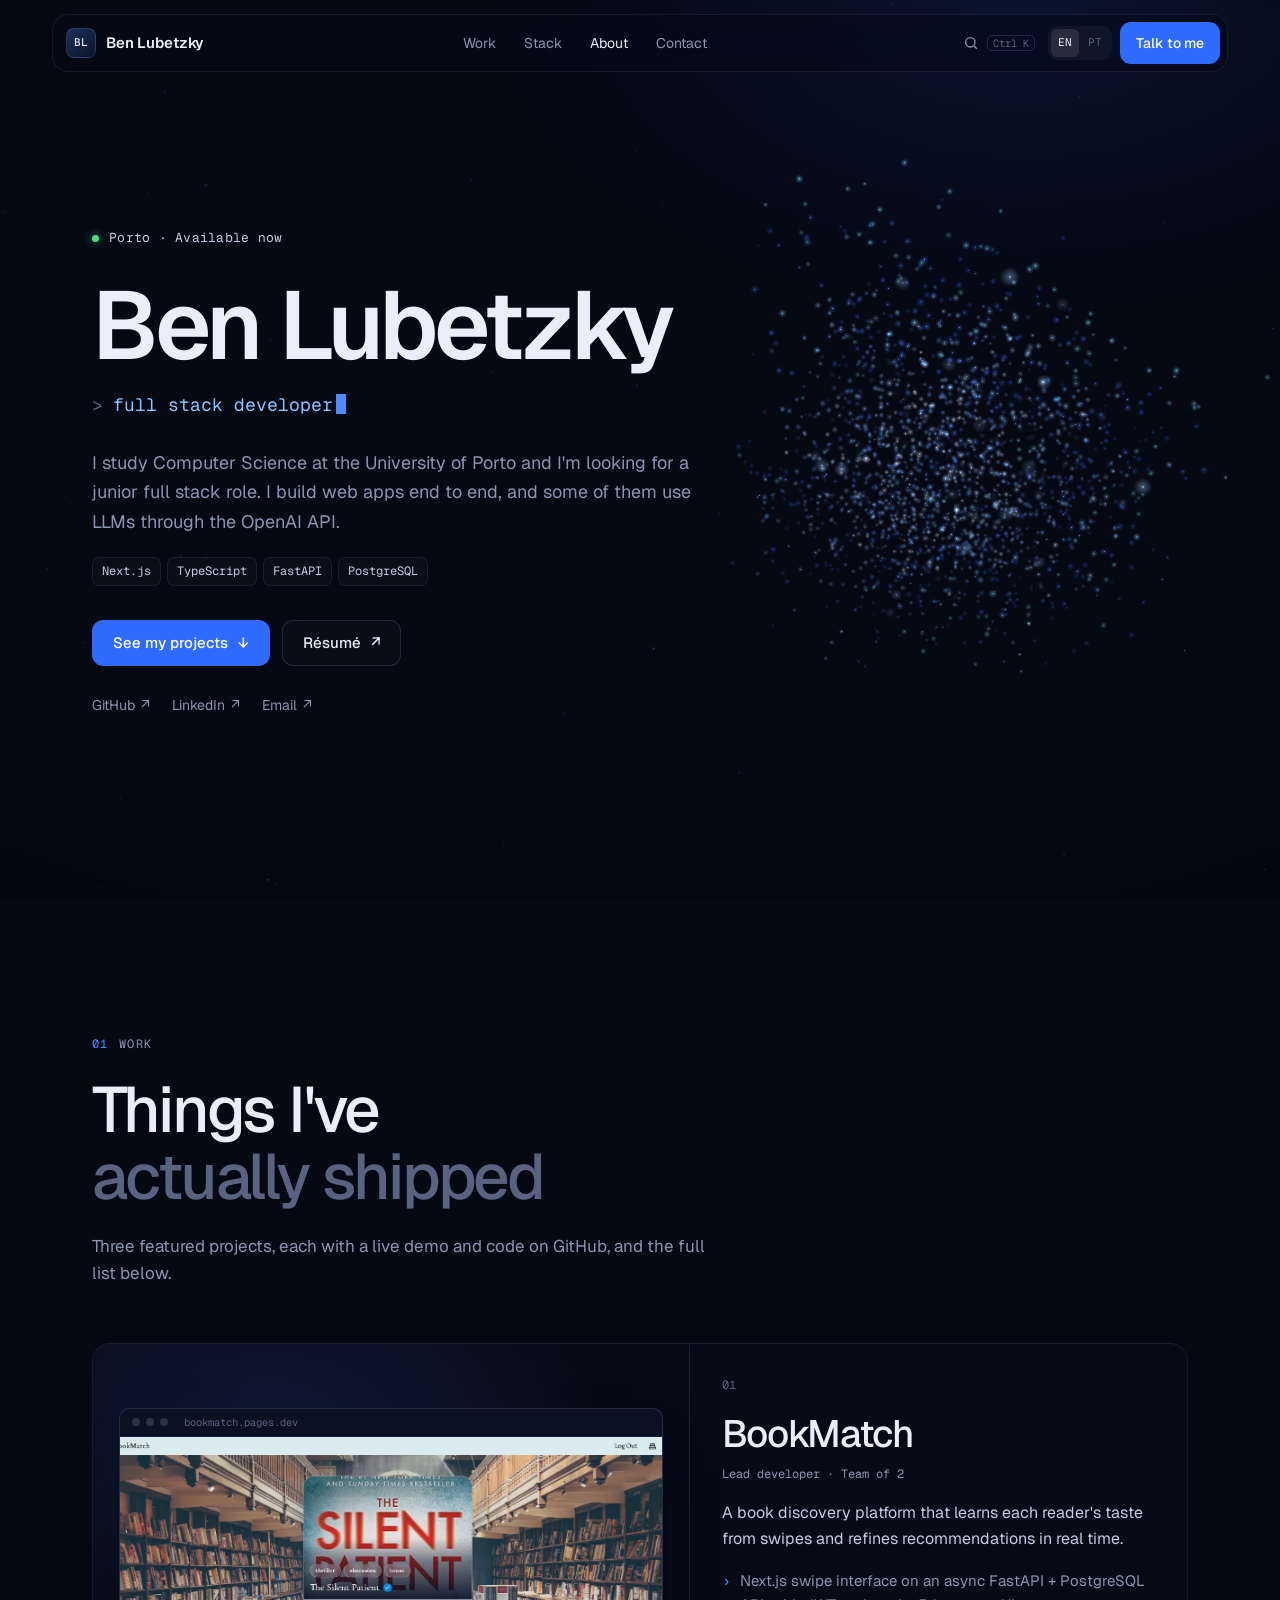
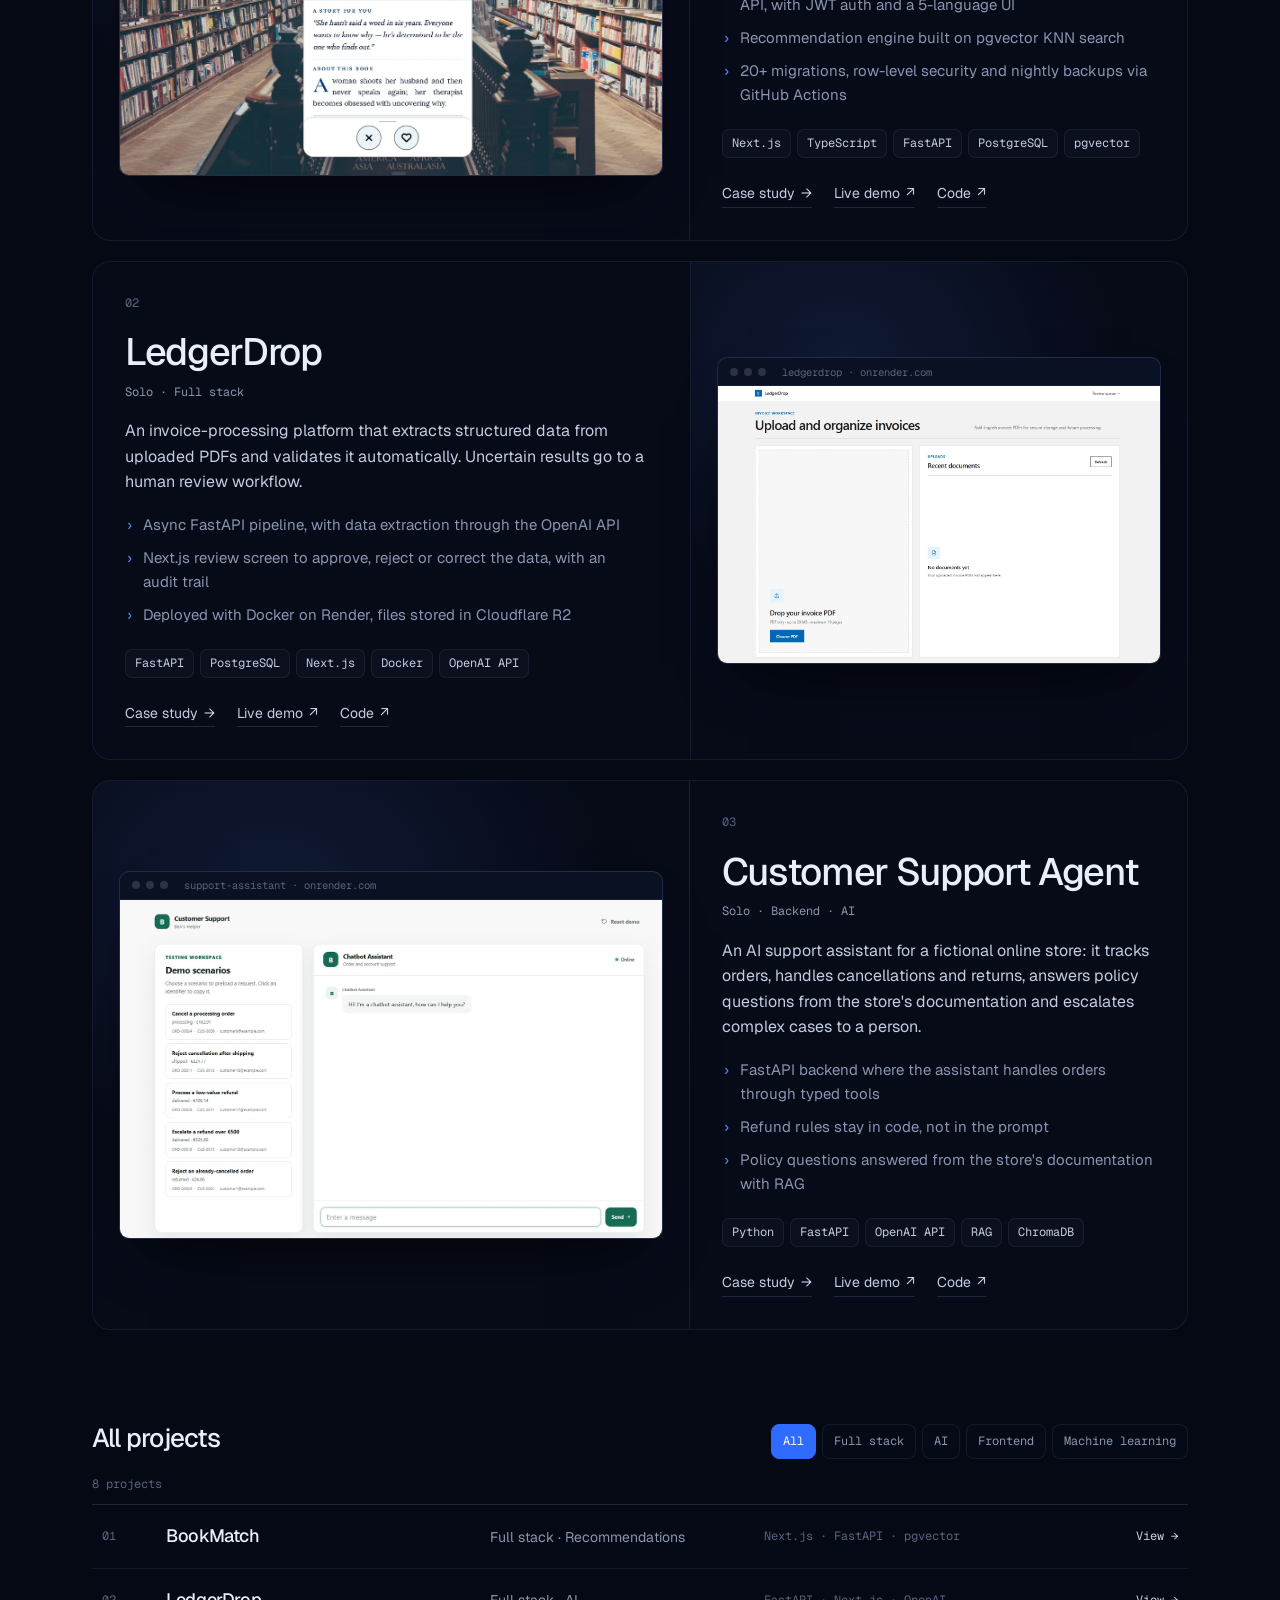
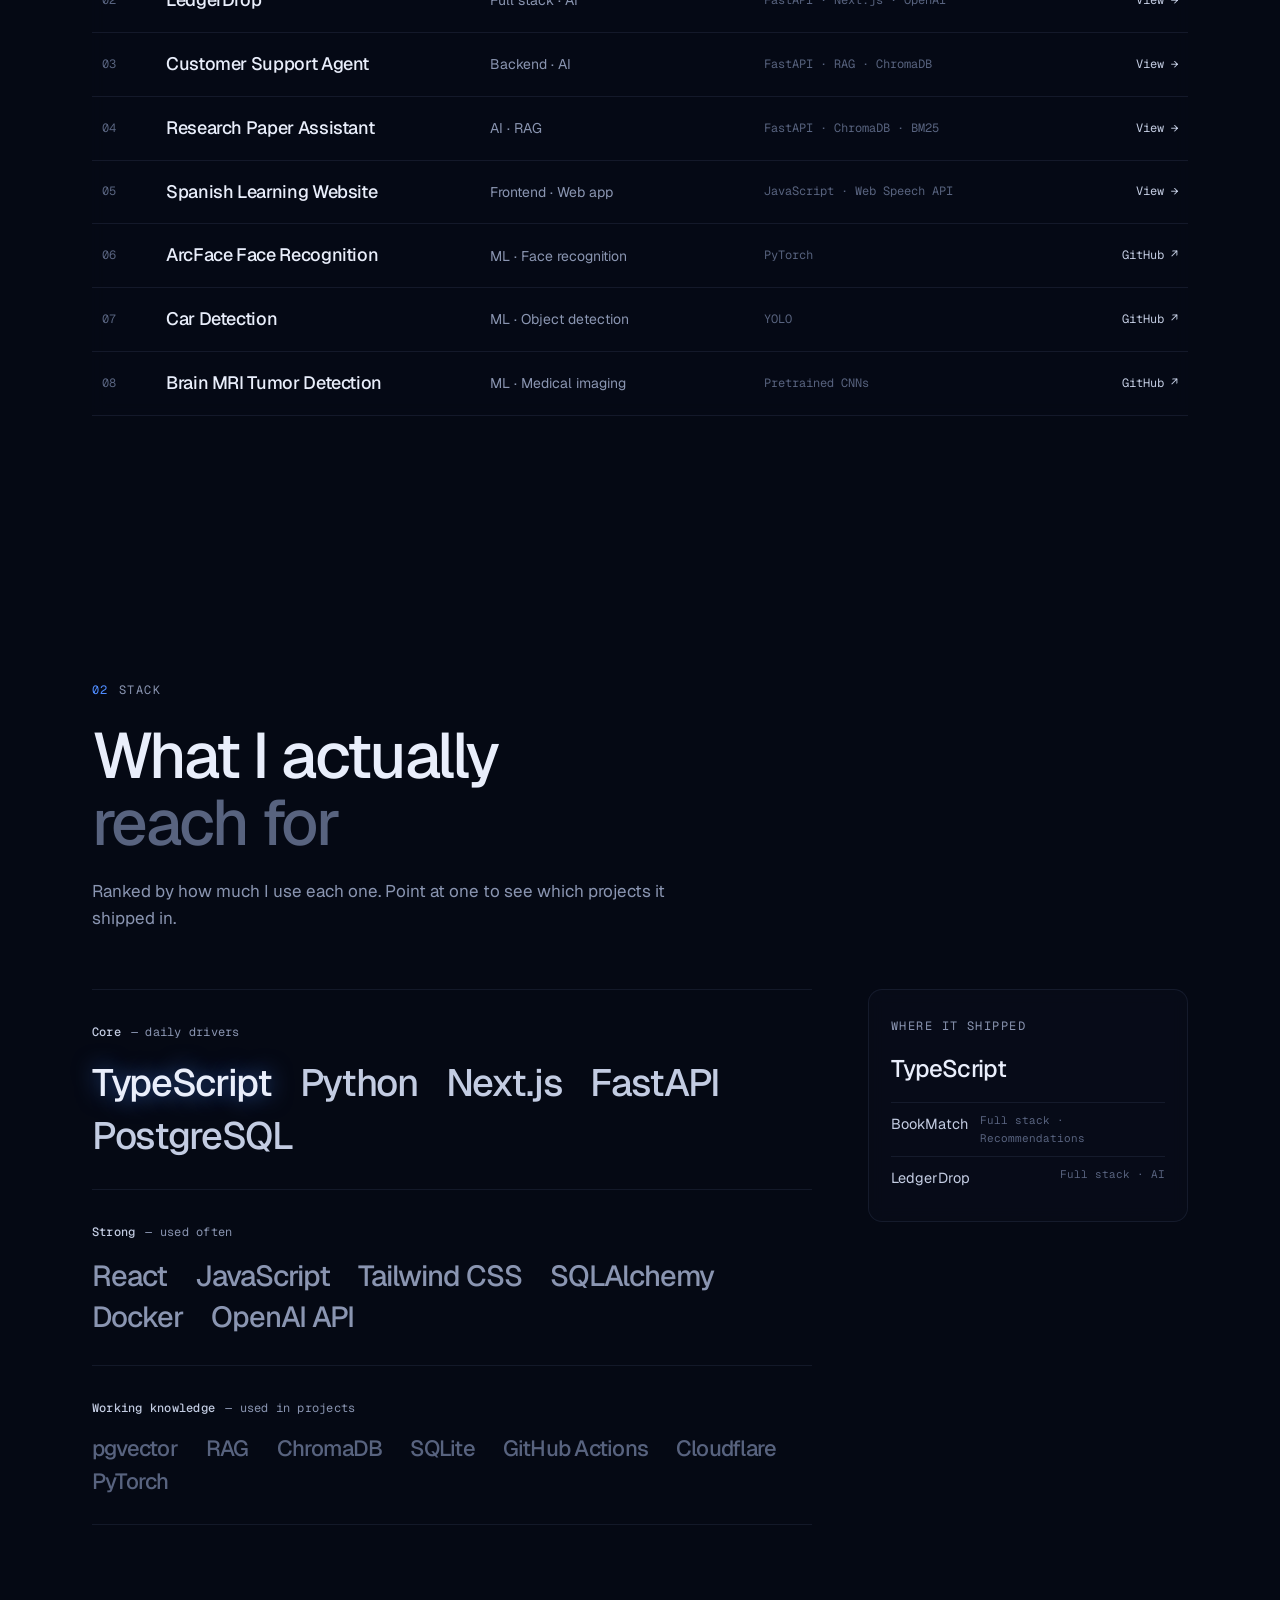
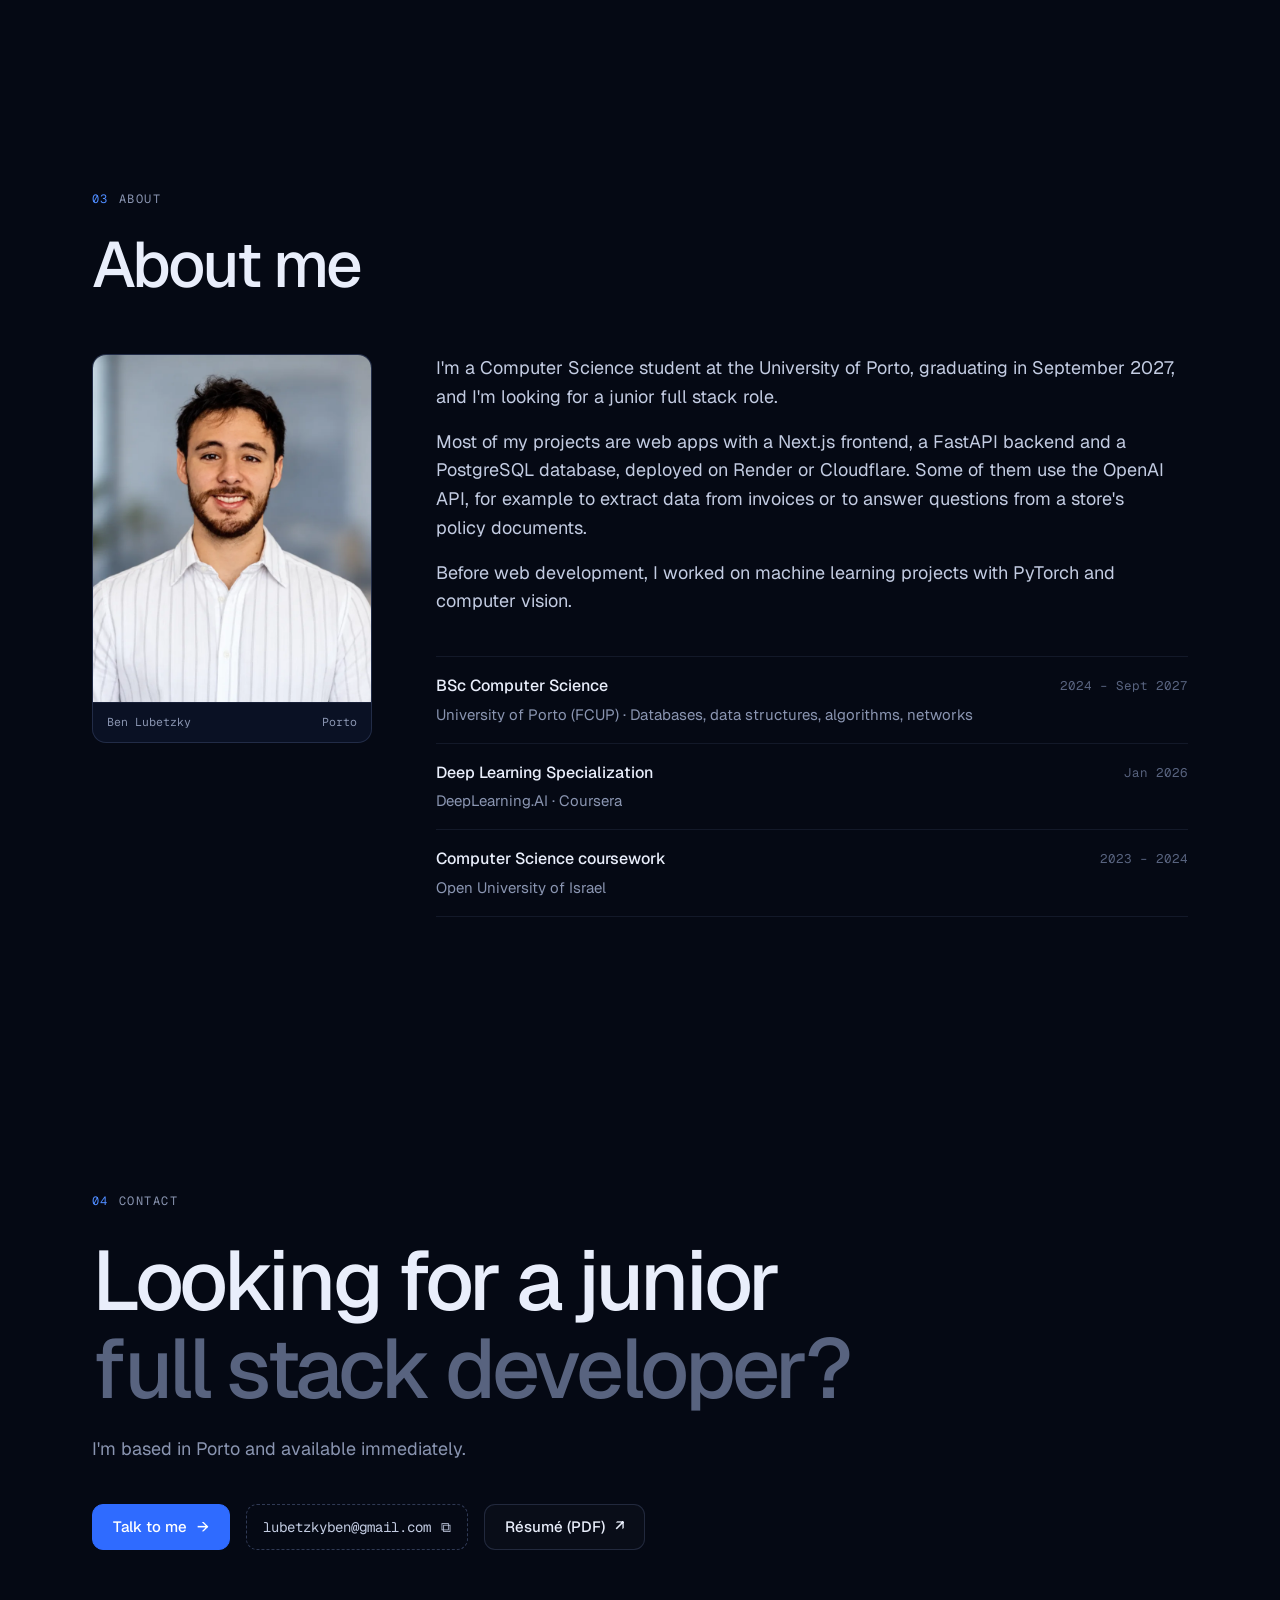
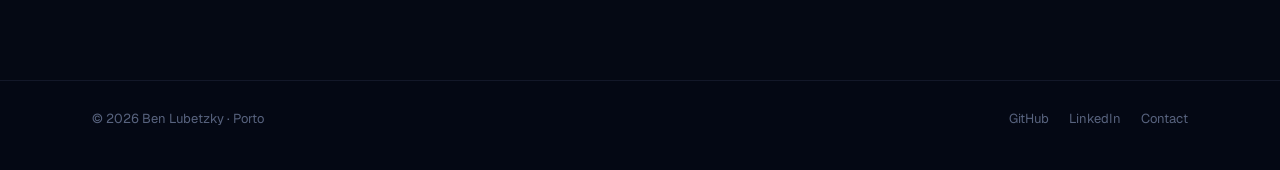
<file: index.html>
<!DOCTYPE html>
<html lang="en">
<head>
<meta charset="utf-8">
<meta name="viewport" content="width=device-width, initial-scale=1">
<title data-pt="Ben Lubetzky — Programador Full Stack">Ben Lubetzky — Full Stack Developer</title>
<meta name="description" content="Ben Lubetzky, junior full stack developer in Porto. Web apps with Next.js, FastAPI and PostgreSQL, some using the OpenAI API." data-pt-content="Ben Lubetzky, programador full stack júnior no Porto. Aplicações web com Next.js, FastAPI e PostgreSQL, algumas com a API da OpenAI.">
<meta name="theme-color" content="#050914">
<link rel="preconnect" href="https://fonts.googleapis.com">
<link rel="preconnect" href="https://fonts.gstatic.com" crossorigin>
<link href="https://fonts.googleapis.com/css2?family=Geist:wght@300..700&family=Geist+Mono:wght@400;500&display=swap" rel="stylesheet">
<link rel="stylesheet" href="styles.css">
</head>
<body data-base="">
<canvas id="bg" aria-hidden="true"></canvas>
<div class="vignette" aria-hidden="true"></div>

<header class="site-header">
  <div class="bar">
    <a class="pill brand brand-pill" href="#top" aria-label="Ben Lubetzky, home"><span class="brand-mark">BL</span><span class="brand-name">Ben Lubetzky</span></a>
    <nav class="pill nav" aria-label="Main" data-pt-aria-label="Principal">
      <a href="#work" data-pt="Projetos">Work</a>
      <a href="#stack">Stack</a>
      <a href="#about" data-pt="Sobre mim">About</a>
      <a href="contact.html" data-pt="Contacto">Contact</a>
    </nav>
    <div class="pill tools">
      <button class="icon-btn" type="button" data-search aria-label="Search" data-pt-aria-label="Pesquisar">
        <svg viewBox="0 0 24 24" fill="none" stroke="currentColor" stroke-width="2" stroke-linecap="round" aria-hidden="true"><circle cx="11" cy="11" r="7"/><path d="m20 20-3.5-3.5"/></svg>
        <span class="kbd" data-mod>Ctrl K</span>
      </button>
      <div class="lang" role="group" aria-label="Language">
        <button type="button" data-lang="en" aria-pressed="true">EN</button>
        <button type="button" data-lang="pt" aria-pressed="false">PT</button>
      </div>
      <button class="icon-btn menu-btn" type="button" aria-label="Menu" aria-expanded="false">
        <svg viewBox="0 0 24 24" fill="none" stroke="currentColor" stroke-width="2" stroke-linecap="round" aria-hidden="true"><path d="M4 8h16M4 16h16"/></svg>
      </button>
    </div>
    <a class="pill cta-pill" href="contact.html"><span data-pt="Fala comigo">Talk to me</span></a>
  </div>
</header>

<div class="drawer" aria-label="Menu">
  <button class="icon-btn close" type="button" aria-label="Close menu" data-pt-aria-label="Fechar menu"><svg viewBox="0 0 24 24" fill="none" stroke="currentColor" stroke-width="2" stroke-linecap="round" aria-hidden="true"><path d="M6 6l12 12M18 6 6 18"/></svg></button>
  <nav>
    <a href="#work" data-pt="Projetos">Work</a>
    <a href="#stack">Stack</a>
    <a href="#about" data-pt="Sobre mim">About</a>
    <a href="contact.html" data-pt="Contacto">Contact</a>
    <a href="uploads/resume.pdf" target="_blank" rel="noopener" data-pt="Currículo ↗">Résumé ↗</a>
  </nav>
</div>

<main id="top">

  <!-- ============ Intro ============ -->
  <section class="hero" data-shape="chip">
    <div class="wrap">
      <div class="hero-copy">
        <span class="eyebrow" data-reveal><span class="dot ok pulse" aria-hidden="true"></span><span data-pt="Porto · Disponível agora">Porto · Available now</span></span>
        <h1 data-reveal="2">Ben Lubetzky</h1>
        <p class="role" data-reveal="2" data-typed="full stack developer" data-typed-pt="programador full stack"><span class="slash">&gt;</span><span class="out">full stack developer</span><span class="caret" aria-hidden="true"></span></p>
        <p class="lede" data-reveal="3" data-pt="Estudo Ciência de Computadores na Universidade do Porto e procuro uma posição como programador full stack júnior. Construo aplicações web de ponta a ponta, e algumas usam LLMs através da API da OpenAI.">I study Computer Science at the University of Porto and I'm looking for a junior full stack role. I build web apps end to end, and some of them use LLMs through the OpenAI API.</p>
        <div class="stack-line" data-reveal="3" aria-label="Main stack" data-pt-aria-label="Stack principal">
          <span class="chip">Next.js</span><span class="chip">TypeScript</span><span class="chip">FastAPI</span><span class="chip">PostgreSQL</span>
        </div>
        <div class="actions" data-reveal="4">
          <a class="btn btn-glow" href="#work"><span data-pt="Ver projetos">See my projects</span> <span class="arrow down" aria-hidden="true">↓</span></a>
          <a class="btn" href="uploads/resume.pdf" target="_blank" rel="noopener"><span data-pt="Currículo">Résumé</span> <span class="arrow" aria-hidden="true">↗</span></a>
        </div>
        <div class="social" data-reveal="4">
          <a href="https://github.com/BenLubetzky" target="_blank" rel="noopener">GitHub <span class="arrow" aria-hidden="true">↗</span></a>
          <a href="https://linkedin.com/in/ben-lubetzky" target="_blank" rel="noopener">LinkedIn <span class="arrow" aria-hidden="true">↗</span></a>
          <a href="mailto:lubetzkyben@gmail.com">Email <span class="arrow" aria-hidden="true">↗</span></a>
        </div>
      </div>
    </div>
  </section>

  <!-- ============ 01 Work ============ -->
  <section class="section" id="work" data-shape="circuit" data-shape-pos="center">
    <div class="wrap">
      <div class="section-head">
        <div class="eyebrow" data-reveal><span class="idx">01</span> <span data-pt="Projetos">Work</span></div>
        <h2 class="h2" data-reveal="2"><span data-pt="Coisas que">Things I've</span><br><span class="soft" data-pt="realmente construí">actually shipped</span></h2>
        <p class="sub" data-reveal="3" data-pt="Três projetos em destaque, cada um com demo online e código no GitHub, e a lista completa abaixo.">Three featured projects, each with a live demo and code on GitHub, and the full list below.</p>
      </div>

      <article class="feature" data-reveal>
        <a class="shot-wrap" href="work/bookmatch.html" aria-label="BookMatch case study" data-pt-aria-label="Caso de estudo BookMatch">
          <div class="browser"><div class="chrome"><i></i><i></i><i></i><span>bookmatch.pages.dev</span></div><img src="assets/web/bookmatch-main_page.webp" alt="BookMatch swipe screen showing a book card with pass and save buttons" width="1600" height="753" loading="lazy"></div>
        </a>
        <div class="feature-body">
          <span class="num">01</span>
          <h3><a href="work/bookmatch.html">BookMatch</a></h3>
          <div class="meta" data-pt="Programador principal · Equipa de 2">Lead developer · Team of 2</div>
          <p class="summary" data-pt="Uma plataforma de descoberta de livros que aprende o gosto de cada leitor a partir dos swipes e ajusta as recomendações em tempo real.">A book discovery platform that learns each reader's taste from swipes and refines recommendations in real time.</p>
          <ul class="points">
            <li data-pt="Interface de swipe em Next.js sobre uma API assíncrona FastAPI + PostgreSQL, com autenticação JWT e interface em 5 línguas">Next.js swipe interface on an async FastAPI + PostgreSQL API, with JWT auth and a 5-language UI</li>
            <li data-pt="Motor de recomendações com pesquisa KNN em pgvector">Recommendation engine built on pgvector KNN search</li>
            <li data-pt="Mais de 20 migrações, row-level security e backups noturnos com GitHub Actions">20+ migrations, row-level security and nightly backups via GitHub Actions</li>
          </ul>
          <div class="chips"><span class="chip">Next.js</span><span class="chip">TypeScript</span><span class="chip">FastAPI</span><span class="chip">PostgreSQL</span><span class="chip">pgvector</span></div>
          <div class="links">
            <a class="link" href="work/bookmatch.html"><span data-pt="Caso de estudo">Case study</span> →</a>
            <a class="link" href="https://bookmatch-59t.pages.dev/" target="_blank" rel="noopener"><span data-pt="Demo">Live demo</span> ↗</a>
            <a class="link" href="https://github.com/BenLubetzky/BookMatch" target="_blank" rel="noopener"><span data-pt="Código">Code</span> ↗</a>
          </div>
        </div>
      </article>

      <article class="feature flip" data-reveal>
        <a class="shot-wrap" href="work/ledgerdrop.html" aria-label="LedgerDrop case study" data-pt-aria-label="Caso de estudo LedgerDrop">
          <div class="browser"><div class="chrome"><i></i><i></i><i></i><span>ledgerdrop · onrender.com</span></div><img src="assets/web/ledgerdrop-upload.webp" alt="LedgerDrop invoice workspace with an upload area and a recent documents list" width="1500" height="895" loading="lazy"></div>
        </a>
        <div class="feature-body">
          <span class="num">02</span>
          <h3><a href="work/ledgerdrop.html">LedgerDrop</a></h3>
          <div class="meta" data-pt="Sozinho · Full stack">Solo · Full stack</div>
          <p class="summary" data-pt="Uma plataforma de processamento de faturas que extrai dados estruturados de PDFs e os valida automaticamente. Os resultados incertos vão para revisão humana.">An invoice-processing platform that extracts structured data from uploaded PDFs and validates it automatically. Uncertain results go to a human review workflow.</p>
          <ul class="points">
            <li data-pt="Pipeline assíncrono em FastAPI, com extração de dados através da API da OpenAI">Async FastAPI pipeline, with data extraction through the OpenAI API</li>
            <li data-pt="Ecrã de revisão em Next.js para aprovar, rejeitar ou corrigir os dados, com histórico de auditoria">Next.js review screen to approve, reject or correct the data, with an audit trail</li>
            <li data-pt="Publicado com Docker no Render, ficheiros guardados no Cloudflare R2">Deployed with Docker on Render, files stored in Cloudflare R2</li>
          </ul>
          <div class="chips"><span class="chip">FastAPI</span><span class="chip">PostgreSQL</span><span class="chip">Next.js</span><span class="chip">Docker</span><span class="chip">OpenAI API</span></div>
          <div class="links">
            <a class="link" href="work/ledgerdrop.html"><span data-pt="Caso de estudo">Case study</span> →</a>
            <a class="link" href="https://ledgerdrop-frontend-staging.onrender.com/" target="_blank" rel="noopener"><span data-pt="Demo">Live demo</span> ↗</a>
            <a class="link" href="https://github.com/BenLubetzky/LedgeDrop" target="_blank" rel="noopener"><span data-pt="Código">Code</span> ↗</a>
          </div>
        </div>
      </article>

      <article class="feature" data-reveal>
        <a class="shot-wrap" href="work/support-agent.html" aria-label="Customer Support Agent case study" data-pt-aria-label="Caso de estudo do agente de apoio ao cliente">
          <div class="browser"><div class="chrome"><i></i><i></i><i></i><span>support-assistant · onrender.com</span></div><img src="assets/web/support-demo.webp" alt="Customer support demo with test scenarios on the left and a chat window on the right" width="1600" height="845" loading="lazy"></div>
        </a>
        <div class="feature-body">
          <span class="num">03</span>
          <h3><a href="work/support-agent.html" data-pt="Agente de apoio ao cliente">Customer Support Agent</a></h3>
          <div class="meta" data-pt="Sozinho · Backend · IA">Solo · Backend · AI</div>
          <p class="summary" data-pt="Um assistente de apoio para uma loja online fictícia: acompanha encomendas, trata cancelamentos e devoluções, responde a perguntas sobre as políticas da loja e passa os casos complexos a uma pessoa.">An AI support assistant for a fictional online store: it tracks orders, handles cancellations and returns, answers policy questions from the store's documentation and escalates complex cases to a person.</p>
          <ul class="points">
            <li data-pt="Backend em FastAPI onde o assistente trata as encomendas através de ferramentas tipadas">FastAPI backend where the assistant handles orders through typed tools</li>
            <li data-pt="As regras de reembolso ficam no código, não no prompt">Refund rules stay in code, not in the prompt</li>
            <li data-pt="Perguntas sobre políticas respondidas a partir da documentação com RAG">Policy questions answered from the store's documentation with RAG</li>
          </ul>
          <div class="chips"><span class="chip">Python</span><span class="chip">FastAPI</span><span class="chip">OpenAI API</span><span class="chip">RAG</span><span class="chip">ChromaDB</span></div>
          <div class="links">
            <a class="link" href="work/support-agent.html"><span data-pt="Caso de estudo">Case study</span> →</a>
            <a class="link" href="https://customer-support-assistant-28ki.onrender.com/" target="_blank" rel="noopener"><span data-pt="Demo">Live demo</span> ↗</a>
            <a class="link" href="https://github.com/BenLubetzky/Customer_support_assistant" target="_blank" rel="noopener"><span data-pt="Código">Code</span> ↗</a>
          </div>
        </div>
      </article>

      <div class="index-head" data-reveal>
        <h3 data-pt="Todos os projetos">All projects</h3>
        <div class="filters" role="group" aria-label="Filter projects" data-pt-aria-label="Filtrar projetos">
          <button type="button" data-filter="all" aria-pressed="true" data-pt="Todos">All</button>
          <button type="button" data-filter="fullstack" aria-pressed="false">Full stack</button>
          <button type="button" data-filter="ai" aria-pressed="false" data-pt="IA">AI</button>
          <button type="button" data-filter="frontend" aria-pressed="false">Frontend</button>
          <button type="button" data-filter="ml" aria-pressed="false">Machine learning</button>
        </div>
      </div>
      <p class="index-meta"><span data-count>8</span> <span data-pt="projetos">projects</span></p>
      <ol class="index">
        <li data-cat="fullstack ai"><a href="work/bookmatch.html"><span class="no">01</span><span class="nm">BookMatch</span><span class="cat" data-pt="Full stack · Recomendações">Full stack · Recommendations</span><span class="st">Next.js · FastAPI · pgvector</span><span class="go" data-pt="Ver →">View →</span></a></li>
        <li data-cat="fullstack ai"><a href="work/ledgerdrop.html"><span class="no">02</span><span class="nm">LedgerDrop</span><span class="cat" data-pt="Full stack · IA">Full stack · AI</span><span class="st">FastAPI · Next.js · OpenAI</span><span class="go" data-pt="Ver →">View →</span></a></li>
        <li data-cat="ai"><a href="work/support-agent.html"><span class="no">03</span><span class="nm" data-pt="Agente de apoio ao cliente">Customer Support Agent</span><span class="cat" data-pt="Backend · IA">Backend · AI</span><span class="st">FastAPI · RAG · ChromaDB</span><span class="go" data-pt="Ver →">View →</span></a></li>
        <li data-cat="ai"><a href="work/paper-assistant.html"><span class="no">04</span><span class="nm" data-pt="Assistente de artigos científicos">Research Paper Assistant</span><span class="cat" data-pt="IA · RAG">AI · RAG</span><span class="st">FastAPI · ChromaDB · BM25</span><span class="go" data-pt="Ver →">View →</span></a></li>
        <li data-cat="frontend"><a href="work/spanish.html"><span class="no">05</span><span class="nm" data-pt="Site para aprender espanhol">Spanish Learning Website</span><span class="cat" data-pt="Frontend · App web">Frontend · Web app</span><span class="st">JavaScript · Web Speech API</span><span class="go" data-pt="Ver →">View →</span></a></li>
        <li data-cat="ml"><a href="https://github.com/BenLubetzky/face_recognition_arcface" target="_blank" rel="noopener"><span class="no">06</span><span class="nm">ArcFace Face Recognition</span><span class="cat" data-pt="ML · Reconhecimento facial">ML · Face recognition</span><span class="st">PyTorch</span><span class="go">GitHub ↗</span></a></li>
        <li data-cat="ml"><a href="https://github.com/BenLubetzky/car_detection" target="_blank" rel="noopener"><span class="no">07</span><span class="nm">Car Detection</span><span class="cat" data-pt="ML · Deteção de objetos">ML · Object detection</span><span class="st">YOLO</span><span class="go">GitHub ↗</span></a></li>
        <li data-cat="ml"><a href="https://github.com/BenLubetzky/brainMRI_tumor_detection" target="_blank" rel="noopener"><span class="no">08</span><span class="nm">Brain MRI Tumor Detection</span><span class="cat" data-pt="ML · Imagem médica">ML · Medical imaging</span><span class="st" data-pt="CNNs pré-treinadas">Pretrained CNNs</span><span class="go">GitHub ↗</span></a></li>
      </ol>
    </div>
  </section>

  <!-- ============ 02 Stack ============ -->
  <section class="section" id="stack" data-shape="stack">
    <div class="wrap">
      <div class="section-head">
        <div class="eyebrow" data-reveal><span class="idx">02</span> Stack</div>
        <h2 class="h2" data-reveal="2"><span data-pt="O que realmente">What I actually</span><br><span class="soft" data-pt="uso">reach for</span></h2>
        <p class="sub" data-reveal="3" data-pt="Ordenado pelo quanto uso cada tecnologia. Aponta para uma para ver em que projetos a usei.">Ranked by how much I use each one. Point at one to see which projects it shipped in.</p>
      </div>

      <div class="stack-grid">
        <div>
          <div class="tier t1" data-reveal>
            <div class="eyebrow"><b data-pt="Principal">Core</b> <span data-pt="— uso diário">— daily drivers</span></div>
            <div class="skill-list">
              <span class="skill" data-projects="bookmatch,ledgerdrop">TypeScript</span>
              <span class="skill" data-projects="bookmatch,ledgerdrop,support,paper,arcface,car,mri">Python</span>
              <span class="skill" data-projects="bookmatch,ledgerdrop">Next.js</span>
              <span class="skill" data-projects="bookmatch,ledgerdrop,support,paper">FastAPI</span>
              <span class="skill" data-projects="bookmatch,ledgerdrop">PostgreSQL</span>
            </div>
          </div>
          <div class="tier t2" data-reveal>
            <div class="eyebrow"><b data-pt="Forte">Strong</b> <span data-pt="— uso frequente">— used often</span></div>
            <div class="skill-list">
              <span class="skill" data-projects="bookmatch,ledgerdrop">React</span>
              <span class="skill" data-projects="spanish">JavaScript</span>
              <span class="skill" data-projects="bookmatch">Tailwind CSS</span>
              <span class="skill" data-projects="ledgerdrop">SQLAlchemy</span>
              <span class="skill" data-projects="ledgerdrop,support">Docker</span>
              <span class="skill" data-projects="ledgerdrop,support,paper">OpenAI API</span>
            </div>
          </div>
          <div class="tier t3" data-reveal>
            <div class="eyebrow"><b data-pt="Prático">Working knowledge</b> <span data-pt="— usado em projetos">— used in projects</span></div>
            <div class="skill-list">
              <span class="skill" data-projects="bookmatch">pgvector</span>
              <span class="skill" data-projects="support,paper">RAG</span>
              <span class="skill" data-projects="support,paper">ChromaDB</span>
              <span class="skill" data-projects="support">SQLite</span>
              <span class="skill" data-projects="bookmatch">GitHub Actions</span>
              <span class="skill" data-projects="bookmatch,ledgerdrop">Cloudflare</span>
              <span class="skill" data-projects="arcface">PyTorch</span>
            </div>
          </div>
        </div>
        <aside class="where" aria-live="polite" data-reveal="2">
          <div class="eyebrow" data-pt="Onde foi usado">Where it shipped</div>
          <div class="name"></div>
          <ul></ul>
          <p class="empty" data-pt="Aponta para uma tecnologia.">Point at a technology.</p>
        </aside>
      </div>
    </div>
  </section>

  <!-- ============ 03 About ============ -->
  <section class="section about" id="about" data-shape="stack" data-shape-pos="hidden">
    <div class="wrap">
      <div class="section-head">
        <div class="eyebrow" data-reveal><span class="idx">03</span> <span data-pt="Sobre mim">About</span></div>
        <h2 class="h2" data-reveal="2" data-pt="Sobre mim">About me</h2>
      </div>
      <div class="about-grid">
        <figure class="portrait-card" data-reveal>
          <img src="assets/web/ben.webp" alt="Portrait of Ben Lubetzky" data-pt-alt="Retrato de Ben Lubetzky" width="900" height="900" loading="lazy">
          <figcaption><span>Ben Lubetzky</span><span>Porto</span></figcaption>
        </figure>
        <div data-reveal="2">
          <div class="prose">
            <p data-pt="Sou estudante de Ciência de Computadores na Universidade do Porto e termino a licenciatura em setembro de 2027. Procuro uma posição como programador full stack júnior.">I'm a Computer Science student at the University of Porto, graduating in September 2027, and I'm looking for a junior full stack role.</p>
            <p data-pt="A maioria dos meus projetos são aplicações web com frontend em Next.js, backend em FastAPI e base de dados PostgreSQL, publicadas no Render ou na Cloudflare. Algumas usam a API da OpenAI, por exemplo para extrair dados de faturas ou para responder a perguntas a partir da documentação de uma loja.">Most of my projects are web apps with a Next.js frontend, a FastAPI backend and a PostgreSQL database, deployed on Render or Cloudflare. Some of them use the OpenAI API, for example to extract data from invoices or to answer questions from a store's policy documents.</p>
            <p data-pt="Antes do desenvolvimento web, trabalhei em projetos de machine learning com PyTorch e visão computacional.">Before web development, I worked on machine learning projects with PyTorch and computer vision.</p>
          </div>
          <ul class="edu">
            <li><span class="what" data-pt="Licenciatura em Ciência de Computadores">BSc Computer Science</span><span class="where-txt" data-pt="Universidade do Porto (FCUP) · Bases de dados, estruturas de dados, algoritmos, redes">University of Porto (FCUP) · Databases, data structures, algorithms, networks</span><span class="when" data-pt="2024 – set. 2027">2024 – Sept 2027</span></li>
            <li><span class="what">Deep Learning Specialization</span><span class="where-txt">DeepLearning.AI · Coursera</span><span class="when" data-pt="jan. 2026">Jan 2026</span></li>
            <li><span class="what" data-pt="Disciplinas de Ciência da Computação">Computer Science coursework</span><span class="where-txt">Open University of Israel</span><span class="when">2023 – 2024</span></li>
          </ul>
        </div>
      </div>
    </div>
  </section>

  <!-- ============ 04 Contact ============ -->
  <section class="cta" id="contact" data-shape="globe">
    <div class="wrap">
      <div class="eyebrow" data-reveal><span class="idx">04</span> <span data-pt="Contacto">Contact</span></div>
      <h2 class="h2" data-reveal="2" style="margin-top:24px"><span data-pt="Procuras um programador">Looking for a junior</span><br><span class="soft" data-pt="full stack júnior?">full stack developer?</span></h2>
      <p class="sub" data-reveal="3" data-pt="Estou no Porto e disponível de imediato.">I'm based in Porto and available immediately.</p>
      <div class="row" data-reveal="3">
        <a class="btn btn-glow" href="contact.html"><span data-pt="Fala comigo">Talk to me</span> <span class="arrow" aria-hidden="true">→</span></a>
        <button class="copy" type="button" data-copy="lubetzkyben@gmail.com"><span class="lbl">lubetzkyben@gmail.com</span> <span aria-hidden="true">⧉</span></button>
        <a class="btn" href="uploads/resume.pdf" target="_blank" rel="noopener"><span data-pt="Currículo (PDF)">Résumé (PDF)</span> <span class="arrow" aria-hidden="true">↗</span></a>
      </div>
    </div>
  </section>
</main>

<footer class="site-footer">
  <div class="wrap">
    <span>© 2026 Ben Lubetzky · Porto</span>
    <nav aria-label="Footer" data-pt-aria-label="Rodapé">
      <a href="https://github.com/BenLubetzky" target="_blank" rel="noopener">GitHub</a>
      <a href="https://linkedin.com/in/ben-lubetzky" target="_blank" rel="noopener">LinkedIn</a>
      <a href="contact.html" data-pt="Contacto">Contact</a>
    </nav>
  </div>
</footer>

<script src="site.js"></script>
<script src="bg.js"></script>
</body>
</html>
</file>
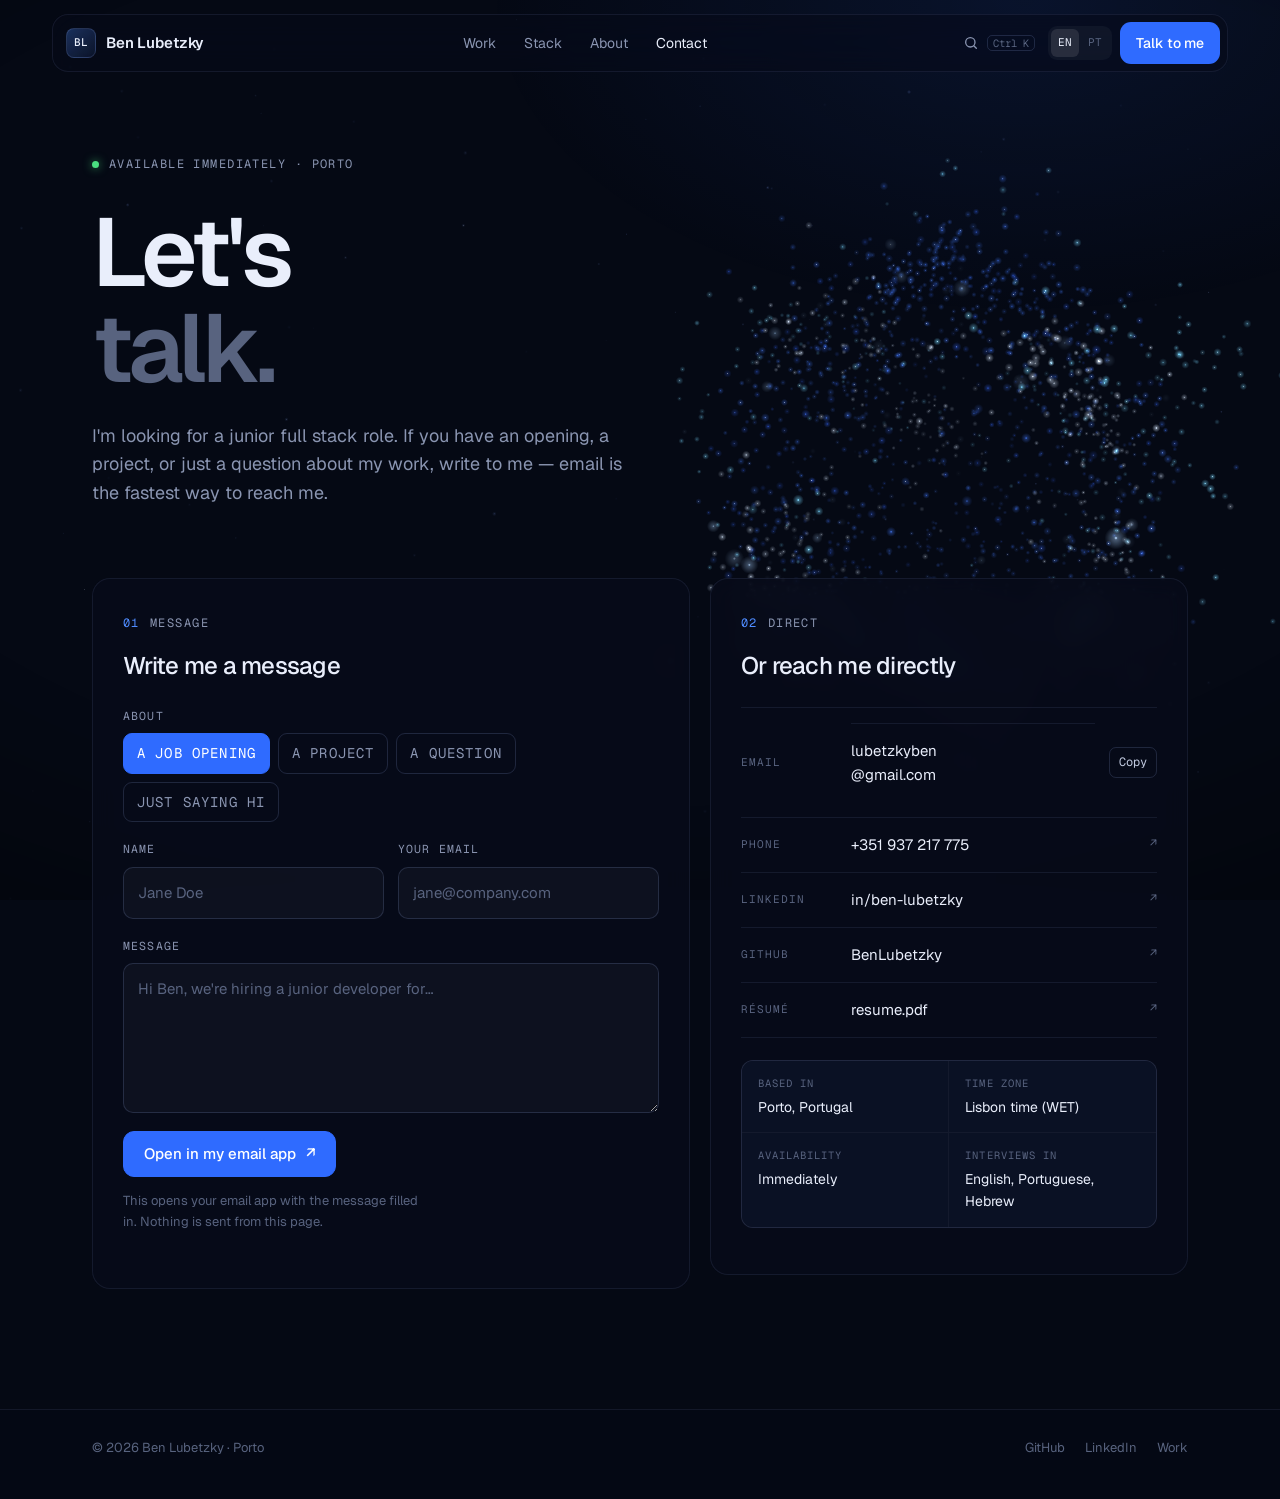
<file: contact.html>
<!DOCTYPE html>
<html lang="en">
<head>
<meta charset="utf-8">
<meta name="viewport" content="width=device-width, initial-scale=1">
<title data-pt="Contacto — Ben Lubetzky">Contact — Ben Lubetzky</title>
<meta name="description" content="Get in touch with Ben Lubetzky, junior full stack developer in Porto." data-pt-content="Fala com Ben Lubetzky, programador full stack júnior no Porto.">
<meta name="theme-color" content="#050914">
<link rel="preconnect" href="https://fonts.googleapis.com">
<link rel="preconnect" href="https://fonts.gstatic.com" crossorigin>
<link href="https://fonts.googleapis.com/css2?family=Geist:wght@300..700&family=Geist+Mono:wght@400;500&display=swap" rel="stylesheet">
<link rel="stylesheet" href="styles.css">
</head>
<body data-base="">
<canvas id="bg" aria-hidden="true"></canvas>
<div class="vignette" aria-hidden="true"></div>

<header class="site-header">
  <div class="bar">
    <a class="pill brand brand-pill" href="index.html" aria-label="Ben Lubetzky, home"><span class="brand-mark">BL</span><span class="brand-name">Ben Lubetzky</span></a>
    <nav class="pill nav" aria-label="Main" data-pt-aria-label="Principal">
      <a href="index.html#work" data-pt="Projetos">Work</a>
      <a href="index.html#stack">Stack</a>
      <a href="index.html#about" data-pt="Sobre mim">About</a>
      <a href="contact.html" class="active" aria-current="page" data-pt="Contacto">Contact</a>
    </nav>
    <div class="pill tools">
      <button class="icon-btn" type="button" data-search aria-label="Search" data-pt-aria-label="Pesquisar">
        <svg viewBox="0 0 24 24" fill="none" stroke="currentColor" stroke-width="2" stroke-linecap="round" aria-hidden="true"><circle cx="11" cy="11" r="7"/><path d="m20 20-3.5-3.5"/></svg>
        <span class="kbd" data-mod>Ctrl K</span>
      </button>
      <div class="lang" role="group" aria-label="Language">
        <button type="button" data-lang="en" aria-pressed="true">EN</button>
        <button type="button" data-lang="pt" aria-pressed="false">PT</button>
      </div>
      <button class="icon-btn menu-btn" type="button" aria-label="Menu" aria-expanded="false">
        <svg viewBox="0 0 24 24" fill="none" stroke="currentColor" stroke-width="2" stroke-linecap="round" aria-hidden="true"><path d="M4 8h16M4 16h16"/></svg>
      </button>
    </div>
    <a class="pill cta-pill" href="#message"><span data-pt="Fala comigo">Talk to me</span></a>
  </div>
</header>

<div class="drawer" aria-label="Menu">
  <button class="icon-btn close" type="button" aria-label="Close menu" data-pt-aria-label="Fechar menu"><svg viewBox="0 0 24 24" fill="none" stroke="currentColor" stroke-width="2" stroke-linecap="round" aria-hidden="true"><path d="M6 6l12 12M18 6 6 18"/></svg></button>
  <nav>
    <a href="index.html#work" data-pt="Projetos">Work</a>
    <a href="index.html#stack">Stack</a>
    <a href="index.html#about" data-pt="Sobre mim">About</a>
    <a href="contact.html" data-pt="Contacto">Contact</a>
    <a href="uploads/resume.pdf" target="_blank" rel="noopener" data-pt="Currículo ↗">Résumé ↗</a>
  </nav>
</div>

<main data-shape="globe">
  <section class="contact-hero">
    <div class="wrap">
      <span class="eyebrow" data-reveal><span class="dot ok pulse" aria-hidden="true"></span><span data-pt="Disponível de imediato · Porto">Available immediately · Porto</span></span>
      <h1 data-reveal="2" style="margin-top:28px"><span data-pt="Vamos">Let's</span><span class="l2" data-pt="falar.">talk.</span></h1>
      <p class="lede" data-reveal="3" data-pt="Procuro uma posição como programador full stack júnior. Se tens uma vaga, um projeto ou só uma pergunta sobre o meu trabalho, escreve-me — o email é o caminho mais rápido.">I'm looking for a junior full stack role. If you have an opening, a project, or just a question about my work, write to me — email is the fastest way to reach me.</p>
    </div>
  </section>

  <div class="wrap">
    <div class="contact-grid">
      <form class="panel" id="contact-form" novalidate data-reveal>
        <a id="message"></a>
        <div class="eyebrow"><span class="idx">01</span> <span data-pt="Mensagem">Message</span></div>
        <h2 data-pt="Escreve-me uma mensagem">Write me a message</h2>

        <div class="field">
          <span class="lbl" id="reason-lbl" data-pt="Sobre">About</span>
          <div class="reasons" role="radiogroup" aria-labelledby="reason-lbl">
            <label><input type="radio" name="reason" value="job" checked><span data-pt="Uma vaga">A job opening</span></label>
            <label><input type="radio" name="reason" value="project"><span data-pt="Um projeto">A project</span></label>
            <label><input type="radio" name="reason" value="question"><span data-pt="Uma pergunta">A question</span></label>
            <label><input type="radio" name="reason" value="hi"><span data-pt="Só dizer olá">Just saying hi</span></label>
          </div>
        </div>
        <div class="two">
          <div class="field">
            <label for="f-name" data-pt="Nome">Name</label>
            <input id="f-name" name="name" type="text" autocomplete="name" required placeholder="Jane Doe" data-pt-placeholder="Maria Silva">
          </div>
          <div class="field">
            <label for="f-email" data-pt="O teu email">Your email</label>
            <input id="f-email" name="email" type="email" autocomplete="email" placeholder="jane@company.com" data-pt-placeholder="maria@empresa.pt">
          </div>
        </div>
        <div class="field">
          <label for="f-msg" data-pt="Mensagem">Message</label>
          <textarea id="f-msg" name="message" required placeholder="Hi Ben, we're hiring a junior developer for…" data-pt-placeholder="Olá Ben, estamos a contratar um programador júnior para…"></textarea>
        </div>
        <div class="form-foot">
          <button class="btn btn-glow" type="submit"><span data-pt="Abrir no meu email">Open in my email app</span> <span class="arrow" aria-hidden="true">↗</span></button>
          <p class="form-note" data-pt="Isto abre a tua app de email com a mensagem já escrita. Nada é enviado a partir desta página.">This opens your email app with the message filled in. Nothing is sent from this page.</p>
        </div>
        <p class="form-error" role="alert"></p>
      </form>

      <aside class="panel" data-reveal="2">
        <div class="eyebrow"><span class="idx">02</span> <span data-pt="Diretamente">Direct</span></div>
        <h2 data-pt="Ou fala comigo diretamente">Or reach me directly</h2>
        <ul class="channels">
          <li><div class="row"><span class="k">Email</span><a class="v" href="mailto:lubetzkyben@gmail.com">lubetzkyben@gmail.com</a><button type="button" data-copy="lubetzkyben@gmail.com"><span class="lbl" data-pt="Copiar">Copy</span></button></div></li>
          <li><a href="tel:+351937217775"><span class="k" data-pt="Telefone">Phone</span><span class="v">+351 937 217 775</span><span class="g">↗</span></a></li>
          <li><a href="https://linkedin.com/in/ben-lubetzky" target="_blank" rel="noopener"><span class="k">LinkedIn</span><span class="v">in/ben-lubetzky</span><span class="g">↗</span></a></li>
          <li><a href="https://github.com/BenLubetzky" target="_blank" rel="noopener"><span class="k">GitHub</span><span class="v">BenLubetzky</span><span class="g">↗</span></a></li>
          <li><a href="uploads/resume.pdf" target="_blank" rel="noopener"><span class="k" data-pt="Currículo">Résumé</span><span class="v">resume.pdf</span><span class="g">↗</span></a></li>
        </ul>
        <dl class="mini-cells">
          <div><dt data-pt="Baseado em">Based in</dt><dd>Porto, Portugal</dd></div>
          <div><dt data-pt="Fuso horário">Time zone</dt><dd data-pt="Hora de Lisboa (WET)">Lisbon time (WET)</dd></div>
          <div><dt data-pt="Disponibilidade">Availability</dt><dd data-pt="Imediata">Immediately</dd></div>
          <div><dt data-pt="Entrevistas em">Interviews in</dt><dd data-pt="Inglês, português, hebraico">English, Portuguese, Hebrew</dd></div>
        </dl>
      </aside>
    </div>
  </div>
</main>

<footer class="site-footer">
  <div class="wrap">
    <span>© 2026 Ben Lubetzky · Porto</span>
    <nav aria-label="Footer" data-pt-aria-label="Rodapé">
      <a href="https://github.com/BenLubetzky" target="_blank" rel="noopener">GitHub</a>
      <a href="https://linkedin.com/in/ben-lubetzky" target="_blank" rel="noopener">LinkedIn</a>
      <a href="index.html#work" data-pt="Projetos">Work</a>
    </nav>
  </div>
</footer>

<script src="site.js"></script>
<script src="bg.js"></script>
</body>
</html>
</file>
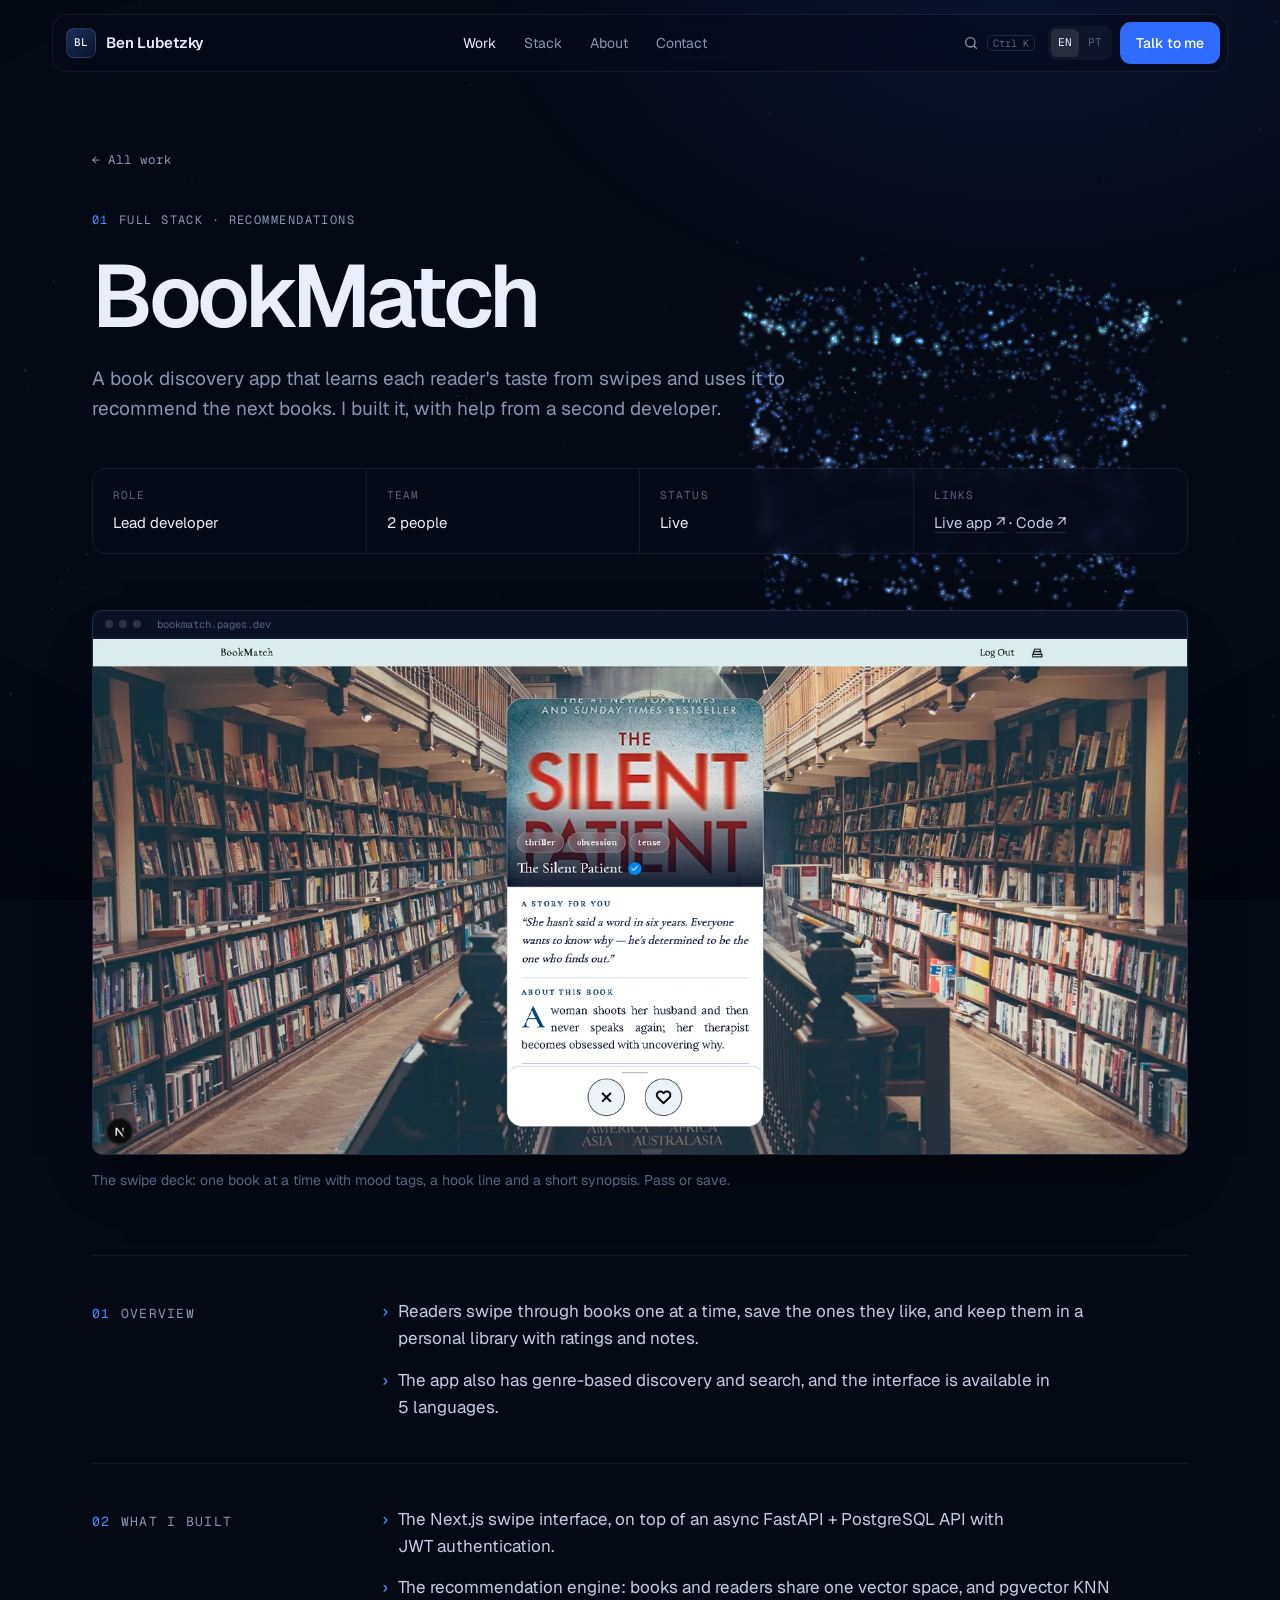
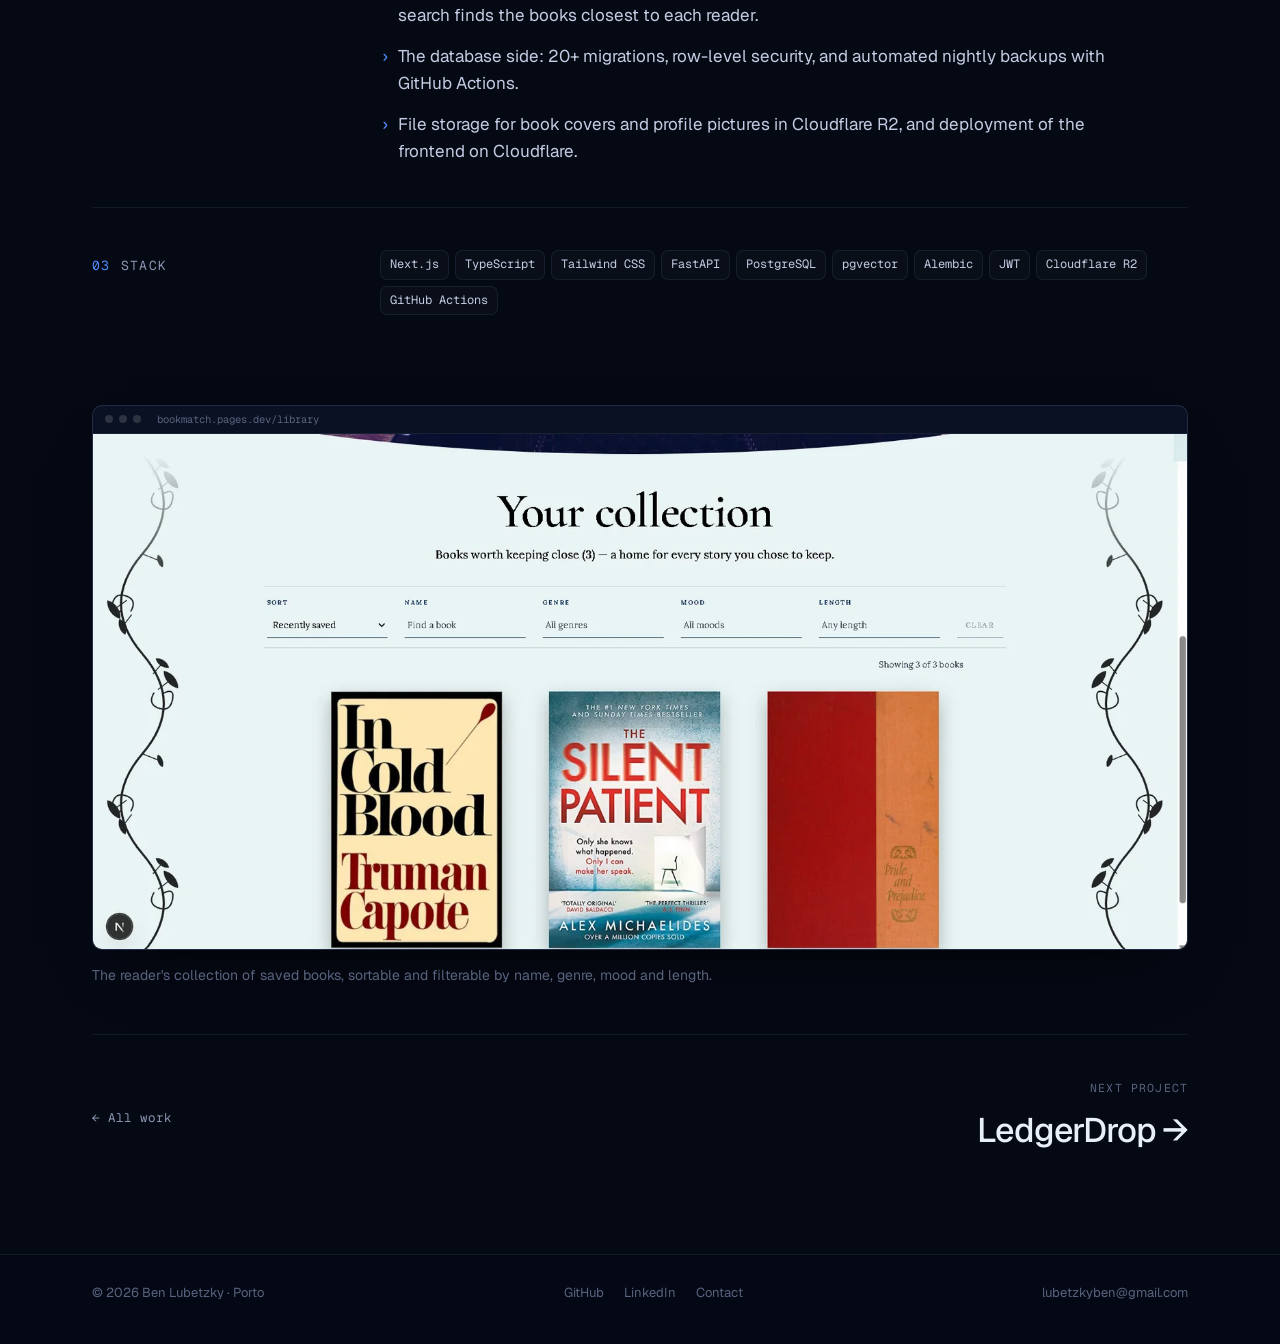
<file: work/bookmatch.html>
<!DOCTYPE html>
<html lang="en">
<head>
<meta charset="utf-8">
<meta name="viewport" content="width=device-width, initial-scale=1">
<title data-pt="BookMatch — Ben Lubetzky">BookMatch — Ben Lubetzky</title>
<meta name="description" content="BookMatch: swipe-based book recommendations built with Next.js, FastAPI, PostgreSQL and pgvector.">
<meta name="theme-color" content="#050914">
<link rel="preconnect" href="https://fonts.googleapis.com">
<link rel="preconnect" href="https://fonts.gstatic.com" crossorigin>
<link href="https://fonts.googleapis.com/css2?family=Geist:wght@300..700&family=Geist+Mono:wght@400;500&display=swap" rel="stylesheet">
<link rel="stylesheet" href="../styles.css">
</head>
<body data-base="../">
<canvas id="bg" aria-hidden="true"></canvas>
<div class="vignette" aria-hidden="true"></div>

<header class="site-header">
  <div class="bar">
    <a class="pill brand brand-pill" href="../index.html" aria-label="Ben Lubetzky, home"><span class="brand-mark">BL</span><span class="brand-name">Ben Lubetzky</span></a>
    <nav class="pill nav" aria-label="Main" data-pt-aria-label="Principal">
      <a href="../index.html#work" class="active" data-pt="Projetos">Work</a>
      <a href="../index.html#stack">Stack</a>
      <a href="../index.html#about" data-pt="Sobre mim">About</a>
      <a href="../contact.html" data-pt="Contacto">Contact</a>
    </nav>
    <div class="pill tools">
      <button class="icon-btn" type="button" data-search aria-label="Search" data-pt-aria-label="Pesquisar">
        <svg viewBox="0 0 24 24" fill="none" stroke="currentColor" stroke-width="2" stroke-linecap="round" aria-hidden="true"><circle cx="11" cy="11" r="7"/><path d="m20 20-3.5-3.5"/></svg>
        <span class="kbd" data-mod>Ctrl K</span>
      </button>
      <div class="lang" role="group" aria-label="Language">
        <button type="button" data-lang="en" aria-pressed="true">EN</button>
        <button type="button" data-lang="pt" aria-pressed="false">PT</button>
      </div>
      <button class="icon-btn menu-btn" type="button" aria-label="Menu" aria-expanded="false">
        <svg viewBox="0 0 24 24" fill="none" stroke="currentColor" stroke-width="2" stroke-linecap="round" aria-hidden="true"><path d="M4 8h16M4 16h16"/></svg>
      </button>
    </div>
    <a class="pill cta-pill" href="../contact.html"><span data-pt="Fala comigo">Talk to me</span></a>
  </div>
</header>

<div class="drawer" aria-label="Menu">
  <button class="icon-btn close" type="button" aria-label="Close menu" data-pt-aria-label="Fechar menu"><svg viewBox="0 0 24 24" fill="none" stroke="currentColor" stroke-width="2" stroke-linecap="round" aria-hidden="true"><path d="M6 6l12 12M18 6 6 18"/></svg></button>
  <nav>
    <a href="../index.html#work" data-pt="Projetos">Work</a>
    <a href="../index.html#stack">Stack</a>
    <a href="../index.html#about" data-pt="Sobre mim">About</a>
    <a href="../contact.html" data-pt="Contacto">Contact</a>
    <a href="../uploads/resume.pdf" target="_blank" rel="noopener" data-pt="Currículo ↗">Résumé ↗</a>
  </nav>
</div>

<main data-shape="stack">
  <section class="case-hero">
    <div class="wrap">
      <a class="back" href="../index.html#work" data-reveal>← <span data-pt="Todos os projetos">All work</span></a>
      <div class="eyebrow" data-reveal><span class="idx">01</span> <span data-pt="Full stack · Recomendações">Full stack · Recommendations</span></div>
      <h1 data-reveal="2">BookMatch</h1>
      <p data-reveal="3" class="lede" data-pt="Uma app de descoberta de livros que aprende o gosto de cada leitor a partir dos swipes e o usa para recomendar os próximos livros. Construí-a com a ajuda de um segundo programador.">A book discovery app that learns each reader's taste from swipes and uses it to recommend the next books. I built it, with help from a second developer.</p>
      <dl class="facts" data-reveal="3">
        <div><dt data-pt="Função">Role</dt><dd><span data-pt="Programador principal">Lead developer</span></dd></div>
        <div><dt data-pt="Equipa">Team</dt><dd><span data-pt="2 pessoas">2 people</span></dd></div>
        <div><dt data-pt="Estado">Status</dt><dd><span data-pt="Online">Live</span></dd></div>
        <div><dt data-pt="Links">Links</dt><dd><a href="https://bookmatch-59t.pages.dev/" target="_blank" rel="noopener"><span data-pt="App online ↗">Live app ↗</span></a> · <a href="https://github.com/BenLubetzky/BookMatch" target="_blank" rel="noopener"><span data-pt="Código ↗">Code ↗</span></a></dd></div>
      </dl>
    </div>
  </section>

  <div class="wrap">
    <figure class="case-figure" data-reveal="2">
      <div class="browser"><div class="chrome"><i></i><i></i><i></i><span>bookmatch.pages.dev</span></div><img src="../assets/web/bookmatch-main_page.webp" alt="BookMatch swipe screen" width="1600" height="753"></div>
      <figcaption data-pt="O baralho de swipe: um livro de cada vez, com etiquetas de ambiente, uma frase de abertura e uma sinopse curta. Passar ou guardar.">The swipe deck: one book at a time with mood tags, a hook line and a short synopsis. Pass or save.</figcaption>
    </figure>

    <div class="case-body">
      <section class="case-section" data-reveal>
        <h2><span class="idx">01</span><span data-pt="Visão geral">Overview</span></h2>
        <ul class="points">
          <li data-pt="Os leitores fazem swipe pelos livros um a um, guardam os que gostam e mantêm-nos numa biblioteca pessoal com avaliações e notas.">Readers swipe through books one at a time, save the ones they like, and keep them in a personal library with ratings and notes.</li>
          <li data-pt="A app tem também descoberta por género e pesquisa, e a interface está disponível em 5 línguas.">The app also has genre-based discovery and search, and the interface is available in 5 languages.</li>
        </ul>
      </section>
      <section class="case-section" data-reveal>
        <h2><span class="idx">02</span><span data-pt="O que construí">What I built</span></h2>
        <ul class="points">
          <li data-pt="A interface de swipe em Next.js, sobre uma API assíncrona FastAPI + PostgreSQL com autenticação JWT.">The Next.js swipe interface, on top of an async FastAPI + PostgreSQL API with JWT authentication.</li>
          <li data-pt="O motor de recomendações: livros e leitores partilham o mesmo espaço vetorial, e a pesquisa KNN do pgvector encontra os livros mais próximos de cada leitor.">The recommendation engine: books and readers share one vector space, and pgvector KNN search finds the books closest to each reader.</li>
          <li data-pt="A base de dados: mais de 20 migrações, row-level security e backups noturnos automáticos com GitHub Actions.">The database side: 20+ migrations, row-level security, and automated nightly backups with GitHub Actions.</li>
          <li data-pt="Armazenamento das capas dos livros e das fotos de perfil no Cloudflare R2, e publicação do frontend na Cloudflare.">File storage for book covers and profile pictures in Cloudflare R2, and deployment of the frontend on Cloudflare.</li>
        </ul>
      </section>
      <section class="case-section" data-reveal>
        <h2><span class="idx">03</span>Stack</h2>
        <ul class="chips"><li class="chip">Next.js</li><li class="chip">TypeScript</li><li class="chip">Tailwind CSS</li><li class="chip">FastAPI</li><li class="chip">PostgreSQL</li><li class="chip">pgvector</li><li class="chip">Alembic</li><li class="chip">JWT</li><li class="chip">Cloudflare R2</li><li class="chip">GitHub Actions</li></ul>
      </section>
    </div>

    <div class="gallery">
    <figure class="case-figure" data-reveal>
      <div class="browser"><div class="chrome"><i></i><i></i><i></i><span>bookmatch.pages.dev/library</span></div><img src="../assets/web/bookmatch-library.webp" alt="BookMatch saved books library with filters" width="1600" height="753" loading="lazy"></div>
      <figcaption data-pt="A coleção de livros guardados do leitor, que se pode ordenar e filtrar por nome, género, ambiente e extensão.">The reader's collection of saved books, sortable and filterable by name, genre, mood and length.</figcaption>
    </figure>
    </div>
    <nav class="next" aria-label="Next project" data-pt-aria-label="Próximo projeto">
      <a class="back" href="../index.html#work">← <span data-pt="Todos os projetos">All work</span></a>
      <div><span class="label" data-pt="Próximo projeto">Next project</span><a class="title" href="ledgerdrop.html">LedgerDrop →</a></div>
    </nav>
  </div>
</main>

<footer class="site-footer">
  <div class="wrap">
    <span>© 2026 Ben Lubetzky · Porto</span>
    <nav aria-label="Footer" data-pt-aria-label="Rodapé">
      <a href="https://github.com/BenLubetzky" target="_blank" rel="noopener">GitHub</a>
      <a href="https://linkedin.com/in/ben-lubetzky" target="_blank" rel="noopener">LinkedIn</a>
      <a href="../contact.html" data-pt="Contacto">Contact</a>
    </nav>
    <a href="mailto:lubetzkyben@gmail.com">lubetzkyben@gmail.com</a>
  </div>
</footer>

<script src="../site.js"></script>
<script src="../bg.js"></script>
</body>
</html>
</file>
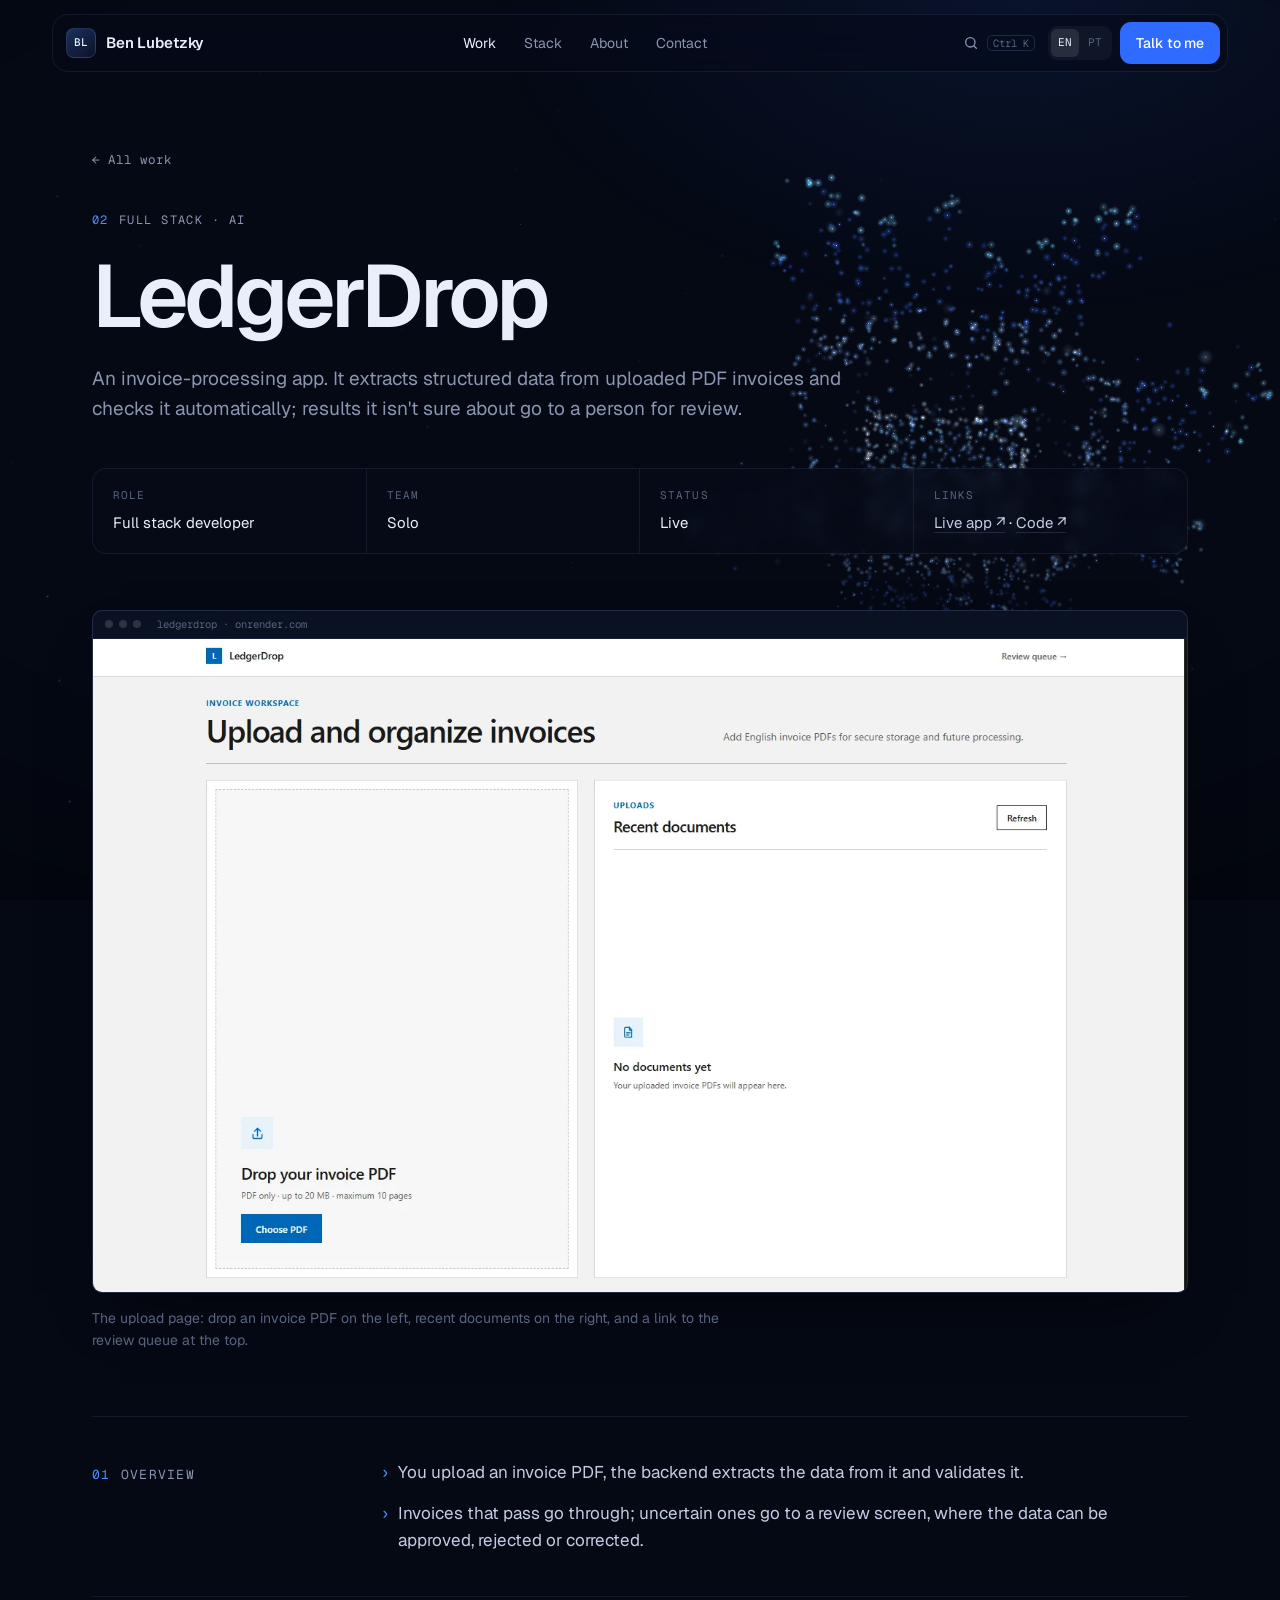
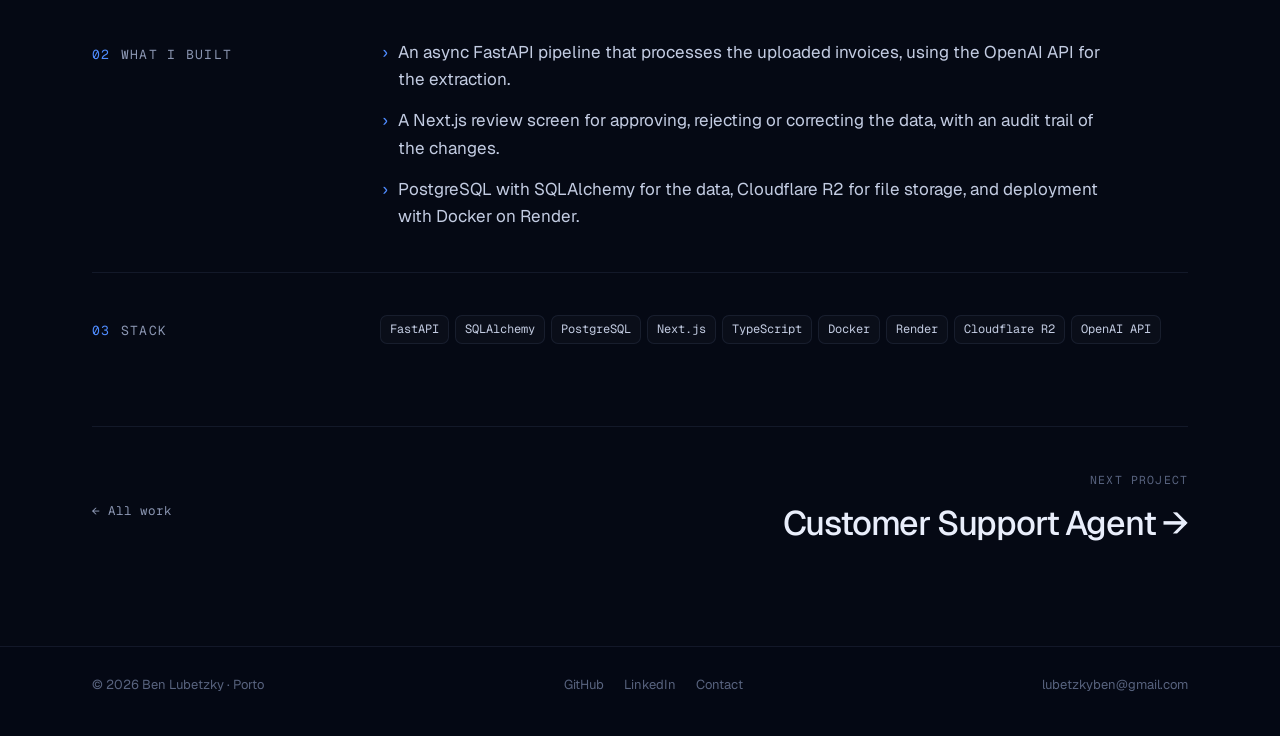
<file: work/ledgerdrop.html>
<!DOCTYPE html>
<html lang="en">
<head>
<meta charset="utf-8">
<meta name="viewport" content="width=device-width, initial-scale=1">
<title data-pt="LedgerDrop — Ben Lubetzky">LedgerDrop — Ben Lubetzky</title>
<meta name="description" content="LedgerDrop: invoice data extraction with FastAPI, PostgreSQL, Next.js and the OpenAI API, with a human review workflow.">
<meta name="theme-color" content="#050914">
<link rel="preconnect" href="https://fonts.googleapis.com">
<link rel="preconnect" href="https://fonts.gstatic.com" crossorigin>
<link href="https://fonts.googleapis.com/css2?family=Geist:wght@300..700&family=Geist+Mono:wght@400;500&display=swap" rel="stylesheet">
<link rel="stylesheet" href="../styles.css">
</head>
<body data-base="../">
<canvas id="bg" aria-hidden="true"></canvas>
<div class="vignette" aria-hidden="true"></div>

<header class="site-header">
  <div class="bar">
    <a class="pill brand brand-pill" href="../index.html" aria-label="Ben Lubetzky, home"><span class="brand-mark">BL</span><span class="brand-name">Ben Lubetzky</span></a>
    <nav class="pill nav" aria-label="Main" data-pt-aria-label="Principal">
      <a href="../index.html#work" class="active" data-pt="Projetos">Work</a>
      <a href="../index.html#stack">Stack</a>
      <a href="../index.html#about" data-pt="Sobre mim">About</a>
      <a href="../contact.html" data-pt="Contacto">Contact</a>
    </nav>
    <div class="pill tools">
      <button class="icon-btn" type="button" data-search aria-label="Search" data-pt-aria-label="Pesquisar">
        <svg viewBox="0 0 24 24" fill="none" stroke="currentColor" stroke-width="2" stroke-linecap="round" aria-hidden="true"><circle cx="11" cy="11" r="7"/><path d="m20 20-3.5-3.5"/></svg>
        <span class="kbd" data-mod>Ctrl K</span>
      </button>
      <div class="lang" role="group" aria-label="Language">
        <button type="button" data-lang="en" aria-pressed="true">EN</button>
        <button type="button" data-lang="pt" aria-pressed="false">PT</button>
      </div>
      <button class="icon-btn menu-btn" type="button" aria-label="Menu" aria-expanded="false">
        <svg viewBox="0 0 24 24" fill="none" stroke="currentColor" stroke-width="2" stroke-linecap="round" aria-hidden="true"><path d="M4 8h16M4 16h16"/></svg>
      </button>
    </div>
    <a class="pill cta-pill" href="../contact.html"><span data-pt="Fala comigo">Talk to me</span></a>
  </div>
</header>

<div class="drawer" aria-label="Menu">
  <button class="icon-btn close" type="button" aria-label="Close menu" data-pt-aria-label="Fechar menu"><svg viewBox="0 0 24 24" fill="none" stroke="currentColor" stroke-width="2" stroke-linecap="round" aria-hidden="true"><path d="M6 6l12 12M18 6 6 18"/></svg></button>
  <nav>
    <a href="../index.html#work" data-pt="Projetos">Work</a>
    <a href="../index.html#stack">Stack</a>
    <a href="../index.html#about" data-pt="Sobre mim">About</a>
    <a href="../contact.html" data-pt="Contacto">Contact</a>
    <a href="../uploads/resume.pdf" target="_blank" rel="noopener" data-pt="Currículo ↗">Résumé ↗</a>
  </nav>
</div>

<main data-shape="chip">
  <section class="case-hero">
    <div class="wrap">
      <a class="back" href="../index.html#work" data-reveal>← <span data-pt="Todos os projetos">All work</span></a>
      <div class="eyebrow" data-reveal><span class="idx">02</span> <span data-pt="Full stack · IA">Full stack · AI</span></div>
      <h1 data-reveal="2">LedgerDrop</h1>
      <p data-reveal="3" class="lede" data-pt="Uma app de processamento de faturas. Extrai dados estruturados de faturas em PDF e verifica-os automaticamente; os resultados de que não tem certeza vão para revisão por uma pessoa.">An invoice-processing app. It extracts structured data from uploaded PDF invoices and checks it automatically; results it isn't sure about go to a person for review.</p>
      <dl class="facts" data-reveal="3">
        <div><dt data-pt="Função">Role</dt><dd><span data-pt="Programador full stack">Full stack developer</span></dd></div>
        <div><dt data-pt="Equipa">Team</dt><dd><span data-pt="Sozinho">Solo</span></dd></div>
        <div><dt data-pt="Estado">Status</dt><dd><span data-pt="Online">Live</span></dd></div>
        <div><dt data-pt="Links">Links</dt><dd><a href="https://ledgerdrop-frontend-staging.onrender.com/" target="_blank" rel="noopener"><span data-pt="App online ↗">Live app ↗</span></a> · <a href="https://github.com/BenLubetzky/LedgeDrop" target="_blank" rel="noopener"><span data-pt="Código ↗">Code ↗</span></a></dd></div>
      </dl>
    </div>
  </section>

  <div class="wrap">
    <figure class="case-figure" data-reveal="2">
      <div class="browser"><div class="chrome"><i></i><i></i><i></i><span>ledgerdrop · onrender.com</span></div><img src="../assets/web/ledgerdrop-upload.webp" alt="LedgerDrop invoice workspace" width="1500" height="895"></div>
      <figcaption data-pt="A página de upload: larga uma fatura em PDF à esquerda, documentos recentes à direita e um link para a fila de revisão no topo.">The upload page: drop an invoice PDF on the left, recent documents on the right, and a link to the review queue at the top.</figcaption>
    </figure>

    <div class="case-body">
      <section class="case-section" data-reveal>
        <h2><span class="idx">01</span><span data-pt="Visão geral">Overview</span></h2>
        <ul class="points">
          <li data-pt="Carregas uma fatura em PDF, e o backend extrai os dados e valida-os.">You upload an invoice PDF, the backend extracts the data from it and validates it.</li>
          <li data-pt="As faturas que passam seguem em frente; as incertas vão para um ecrã de revisão, onde os dados podem ser aprovados, rejeitados ou corrigidos.">Invoices that pass go through; uncertain ones go to a review screen, where the data can be approved, rejected or corrected.</li>
        </ul>
      </section>
      <section class="case-section" data-reveal>
        <h2><span class="idx">02</span><span data-pt="O que construí">What I built</span></h2>
        <ul class="points">
          <li data-pt="Um pipeline assíncrono em FastAPI que processa as faturas carregadas, usando a API da OpenAI para a extração.">An async FastAPI pipeline that processes the uploaded invoices, using the OpenAI API for the extraction.</li>
          <li data-pt="Um ecrã de revisão em Next.js para aprovar, rejeitar ou corrigir os dados, com histórico de auditoria das alterações.">A Next.js review screen for approving, rejecting or correcting the data, with an audit trail of the changes.</li>
          <li data-pt="PostgreSQL com SQLAlchemy para os dados, Cloudflare R2 para os ficheiros e publicação com Docker no Render.">PostgreSQL with SQLAlchemy for the data, Cloudflare R2 for file storage, and deployment with Docker on Render.</li>
        </ul>
      </section>
      <section class="case-section" data-reveal>
        <h2><span class="idx">03</span>Stack</h2>
        <ul class="chips"><li class="chip">FastAPI</li><li class="chip">SQLAlchemy</li><li class="chip">PostgreSQL</li><li class="chip">Next.js</li><li class="chip">TypeScript</li><li class="chip">Docker</li><li class="chip">Render</li><li class="chip">Cloudflare R2</li><li class="chip">OpenAI API</li></ul>
      </section>
    </div>

    <nav class="next" aria-label="Next project" data-pt-aria-label="Próximo projeto">
      <a class="back" href="../index.html#work">← <span data-pt="Todos os projetos">All work</span></a>
      <div><span class="label" data-pt="Próximo projeto">Next project</span><a class="title" href="support-agent.html" data-pt="Agente de apoio ao cliente →">Customer Support Agent →</a></div>
    </nav>
  </div>
</main>

<footer class="site-footer">
  <div class="wrap">
    <span>© 2026 Ben Lubetzky · Porto</span>
    <nav aria-label="Footer" data-pt-aria-label="Rodapé">
      <a href="https://github.com/BenLubetzky" target="_blank" rel="noopener">GitHub</a>
      <a href="https://linkedin.com/in/ben-lubetzky" target="_blank" rel="noopener">LinkedIn</a>
      <a href="../contact.html" data-pt="Contacto">Contact</a>
    </nav>
    <a href="mailto:lubetzkyben@gmail.com">lubetzkyben@gmail.com</a>
  </div>
</footer>

<script src="../site.js"></script>
<script src="../bg.js"></script>
</body>
</html>
</file>
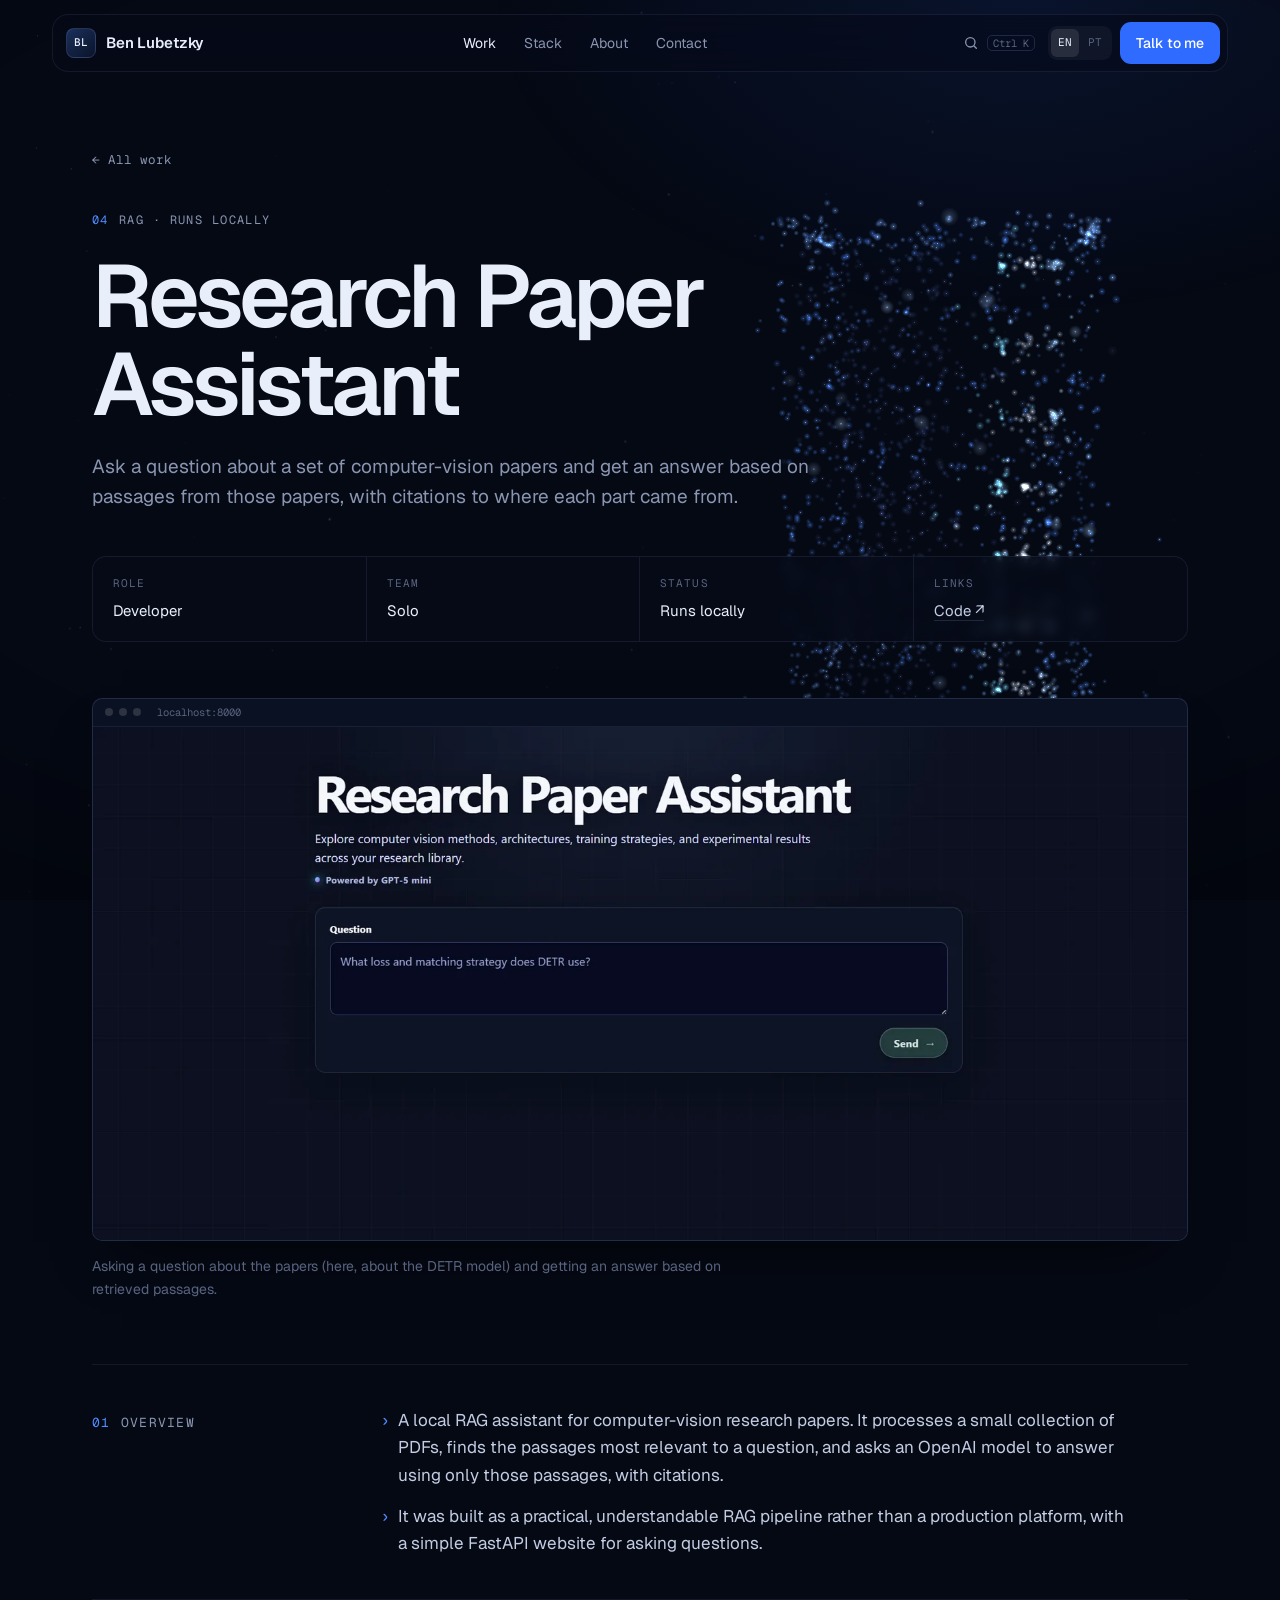
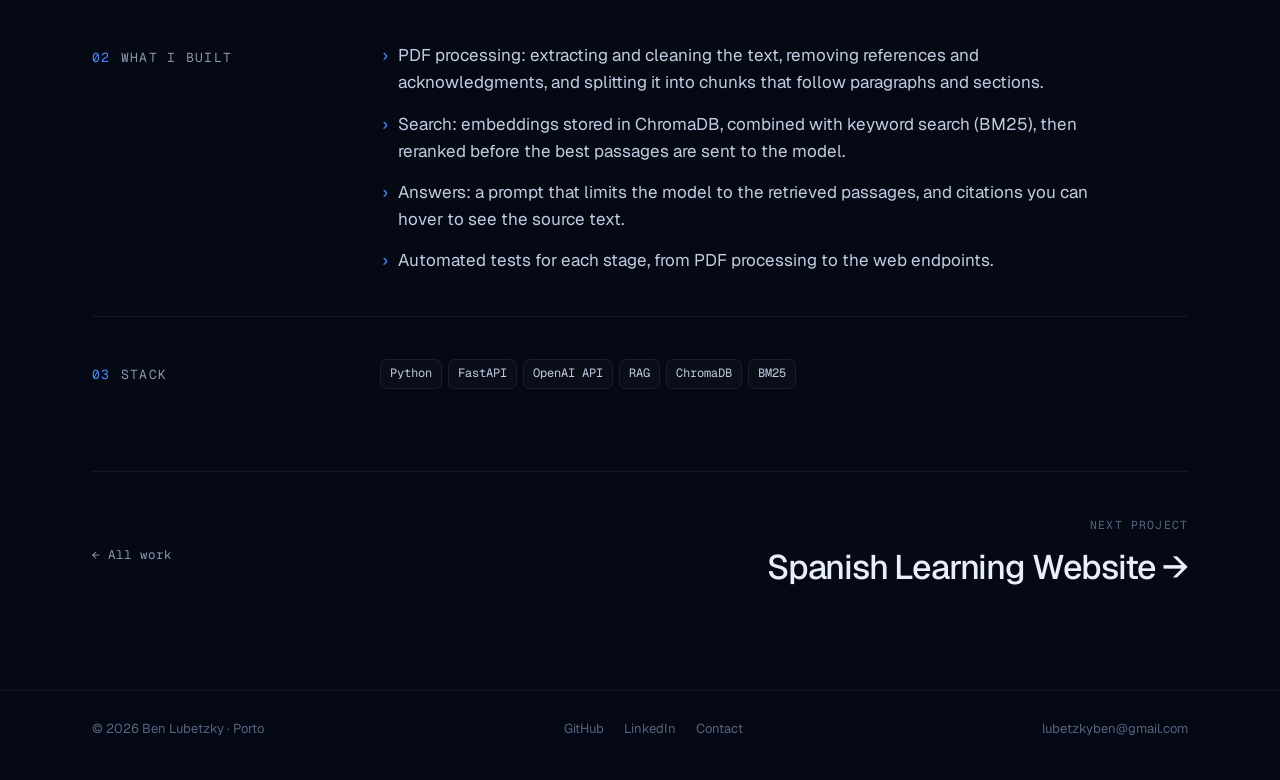
<file: work/paper-assistant.html>
<!DOCTYPE html>
<html lang="en">
<head>
<meta charset="utf-8">
<meta name="viewport" content="width=device-width, initial-scale=1">
<title data-pt="Assistente de artigos científicos — Ben Lubetzky">Research Paper Assistant — Ben Lubetzky</title>
<meta name="description" content="Research Paper Assistant: a local RAG assistant for computer-vision papers, with hybrid search and citations.">
<meta name="theme-color" content="#050914">
<link rel="preconnect" href="https://fonts.googleapis.com">
<link rel="preconnect" href="https://fonts.gstatic.com" crossorigin>
<link href="https://fonts.googleapis.com/css2?family=Geist:wght@300..700&family=Geist+Mono:wght@400;500&display=swap" rel="stylesheet">
<link rel="stylesheet" href="../styles.css">
</head>
<body data-base="../">
<canvas id="bg" aria-hidden="true"></canvas>
<div class="vignette" aria-hidden="true"></div>

<header class="site-header">
  <div class="bar">
    <a class="pill brand brand-pill" href="../index.html" aria-label="Ben Lubetzky, home"><span class="brand-mark">BL</span><span class="brand-name">Ben Lubetzky</span></a>
    <nav class="pill nav" aria-label="Main" data-pt-aria-label="Principal">
      <a href="../index.html#work" class="active" data-pt="Projetos">Work</a>
      <a href="../index.html#stack">Stack</a>
      <a href="../index.html#about" data-pt="Sobre mim">About</a>
      <a href="../contact.html" data-pt="Contacto">Contact</a>
    </nav>
    <div class="pill tools">
      <button class="icon-btn" type="button" data-search aria-label="Search" data-pt-aria-label="Pesquisar">
        <svg viewBox="0 0 24 24" fill="none" stroke="currentColor" stroke-width="2" stroke-linecap="round" aria-hidden="true"><circle cx="11" cy="11" r="7"/><path d="m20 20-3.5-3.5"/></svg>
        <span class="kbd" data-mod>Ctrl K</span>
      </button>
      <div class="lang" role="group" aria-label="Language">
        <button type="button" data-lang="en" aria-pressed="true">EN</button>
        <button type="button" data-lang="pt" aria-pressed="false">PT</button>
      </div>
      <button class="icon-btn menu-btn" type="button" aria-label="Menu" aria-expanded="false">
        <svg viewBox="0 0 24 24" fill="none" stroke="currentColor" stroke-width="2" stroke-linecap="round" aria-hidden="true"><path d="M4 8h16M4 16h16"/></svg>
      </button>
    </div>
    <a class="pill cta-pill" href="../contact.html"><span data-pt="Fala comigo">Talk to me</span></a>
  </div>
</header>

<div class="drawer" aria-label="Menu">
  <button class="icon-btn close" type="button" aria-label="Close menu" data-pt-aria-label="Fechar menu"><svg viewBox="0 0 24 24" fill="none" stroke="currentColor" stroke-width="2" stroke-linecap="round" aria-hidden="true"><path d="M6 6l12 12M18 6 6 18"/></svg></button>
  <nav>
    <a href="../index.html#work" data-pt="Projetos">Work</a>
    <a href="../index.html#stack">Stack</a>
    <a href="../index.html#about" data-pt="Sobre mim">About</a>
    <a href="../contact.html" data-pt="Contacto">Contact</a>
    <a href="../uploads/resume.pdf" target="_blank" rel="noopener" data-pt="Currículo ↗">Résumé ↗</a>
  </nav>
</div>

<main data-shape="server">
  <section class="case-hero">
    <div class="wrap">
      <a class="back" href="../index.html#work" data-reveal>← <span data-pt="Todos os projetos">All work</span></a>
      <div class="eyebrow" data-reveal><span class="idx">04</span> <span data-pt="RAG · Corre localmente">RAG · Runs locally</span></div>
      <h1 data-reveal="2" data-pt="Assistente de artigos científicos">Research Paper Assistant</h1>
      <p data-reveal="3" class="lede" data-pt="Faz uma pergunta sobre um conjunto de artigos de visão computacional e recebe uma resposta baseada em excertos desses artigos, com citações de onde veio cada parte.">Ask a question about a set of computer-vision papers and get an answer based on passages from those papers, with citations to where each part came from.</p>
      <dl class="facts" data-reveal="3">
        <div><dt data-pt="Função">Role</dt><dd><span data-pt="Programador">Developer</span></dd></div>
        <div><dt data-pt="Equipa">Team</dt><dd><span data-pt="Sozinho">Solo</span></dd></div>
        <div><dt data-pt="Estado">Status</dt><dd><span data-pt="Corre localmente">Runs locally</span></dd></div>
        <div><dt data-pt="Links">Links</dt><dd><a href="https://github.com/BenLubetzky/Computer_Vision_Paper_Research_Assistant" target="_blank" rel="noopener"><span data-pt="Código ↗">Code ↗</span></a></dd></div>
      </dl>
    </div>
  </section>

  <div class="wrap">
    <figure class="case-figure" data-reveal="2">
      <div class="browser"><div class="chrome"><i></i><i></i><i></i><span>localhost:8000</span></div><img src="../assets/web/paper-assistant.webp" alt="Research Paper Assistant answering a question about DETR" width="1600" height="751"></div>
      <figcaption data-pt="Uma pergunta sobre os artigos (neste caso, sobre o modelo DETR) e a resposta baseada nos excertos recuperados.">Asking a question about the papers (here, about the DETR model) and getting an answer based on retrieved passages.</figcaption>
    </figure>

    <div class="case-body">
      <section class="case-section" data-reveal>
        <h2><span class="idx">01</span><span data-pt="Visão geral">Overview</span></h2>
        <ul class="points">
          <li data-pt="Um assistente RAG local para artigos de investigação em visão computacional. Processa uma pequena coleção de PDFs, encontra os excertos mais relevantes para uma pergunta e pede a um modelo da OpenAI que responda usando apenas esses excertos, com citações.">A local RAG assistant for computer-vision research papers. It processes a small collection of PDFs, finds the passages most relevant to a question, and asks an OpenAI model to answer using only those passages, with citations.</li>
          <li data-pt="Foi construído como um pipeline RAG prático e fácil de perceber, e não como uma plataforma de produção, com um site simples em FastAPI para fazer perguntas.">It was built as a practical, understandable RAG pipeline rather than a production platform, with a simple FastAPI website for asking questions.</li>
        </ul>
      </section>
      <section class="case-section" data-reveal>
        <h2><span class="idx">02</span><span data-pt="O que construí">What I built</span></h2>
        <ul class="points">
          <li data-pt="Processamento de PDFs: extrair e limpar o texto, remover referências e agradecimentos, e dividi-lo em blocos que seguem os parágrafos e as secções.">PDF processing: extracting and cleaning the text, removing references and acknowledgments, and splitting it into chunks that follow paragraphs and sections.</li>
          <li data-pt="Pesquisa: embeddings guardados no ChromaDB, combinados com pesquisa por palavras-chave (BM25) e reordenados antes de os melhores excertos serem enviados ao modelo.">Search: embeddings stored in ChromaDB, combined with keyword search (BM25), then reranked before the best passages are sent to the model.</li>
          <li data-pt="Respostas: um prompt que limita o modelo aos excertos recuperados, e citações em que podes passar o rato para ver o texto original.">Answers: a prompt that limits the model to the retrieved passages, and citations you can hover to see the source text.</li>
          <li data-pt="Testes automáticos para cada etapa, do processamento de PDFs aos endpoints web.">Automated tests for each stage, from PDF processing to the web endpoints.</li>
        </ul>
      </section>
      <section class="case-section" data-reveal>
        <h2><span class="idx">03</span>Stack</h2>
        <ul class="chips"><li class="chip">Python</li><li class="chip">FastAPI</li><li class="chip">OpenAI API</li><li class="chip">RAG</li><li class="chip">ChromaDB</li><li class="chip">BM25</li></ul>
      </section>
    </div>

    <nav class="next" aria-label="Next project" data-pt-aria-label="Próximo projeto">
      <a class="back" href="../index.html#work">← <span data-pt="Todos os projetos">All work</span></a>
      <div><span class="label" data-pt="Próximo projeto">Next project</span><a class="title" href="spanish.html" data-pt="Site para aprender espanhol →">Spanish Learning Website →</a></div>
    </nav>
  </div>
</main>

<footer class="site-footer">
  <div class="wrap">
    <span>© 2026 Ben Lubetzky · Porto</span>
    <nav aria-label="Footer" data-pt-aria-label="Rodapé">
      <a href="https://github.com/BenLubetzky" target="_blank" rel="noopener">GitHub</a>
      <a href="https://linkedin.com/in/ben-lubetzky" target="_blank" rel="noopener">LinkedIn</a>
      <a href="../contact.html" data-pt="Contacto">Contact</a>
    </nav>
    <a href="mailto:lubetzkyben@gmail.com">lubetzkyben@gmail.com</a>
  </div>
</footer>

<script src="../site.js"></script>
<script src="../bg.js"></script>
</body>
</html>
</file>
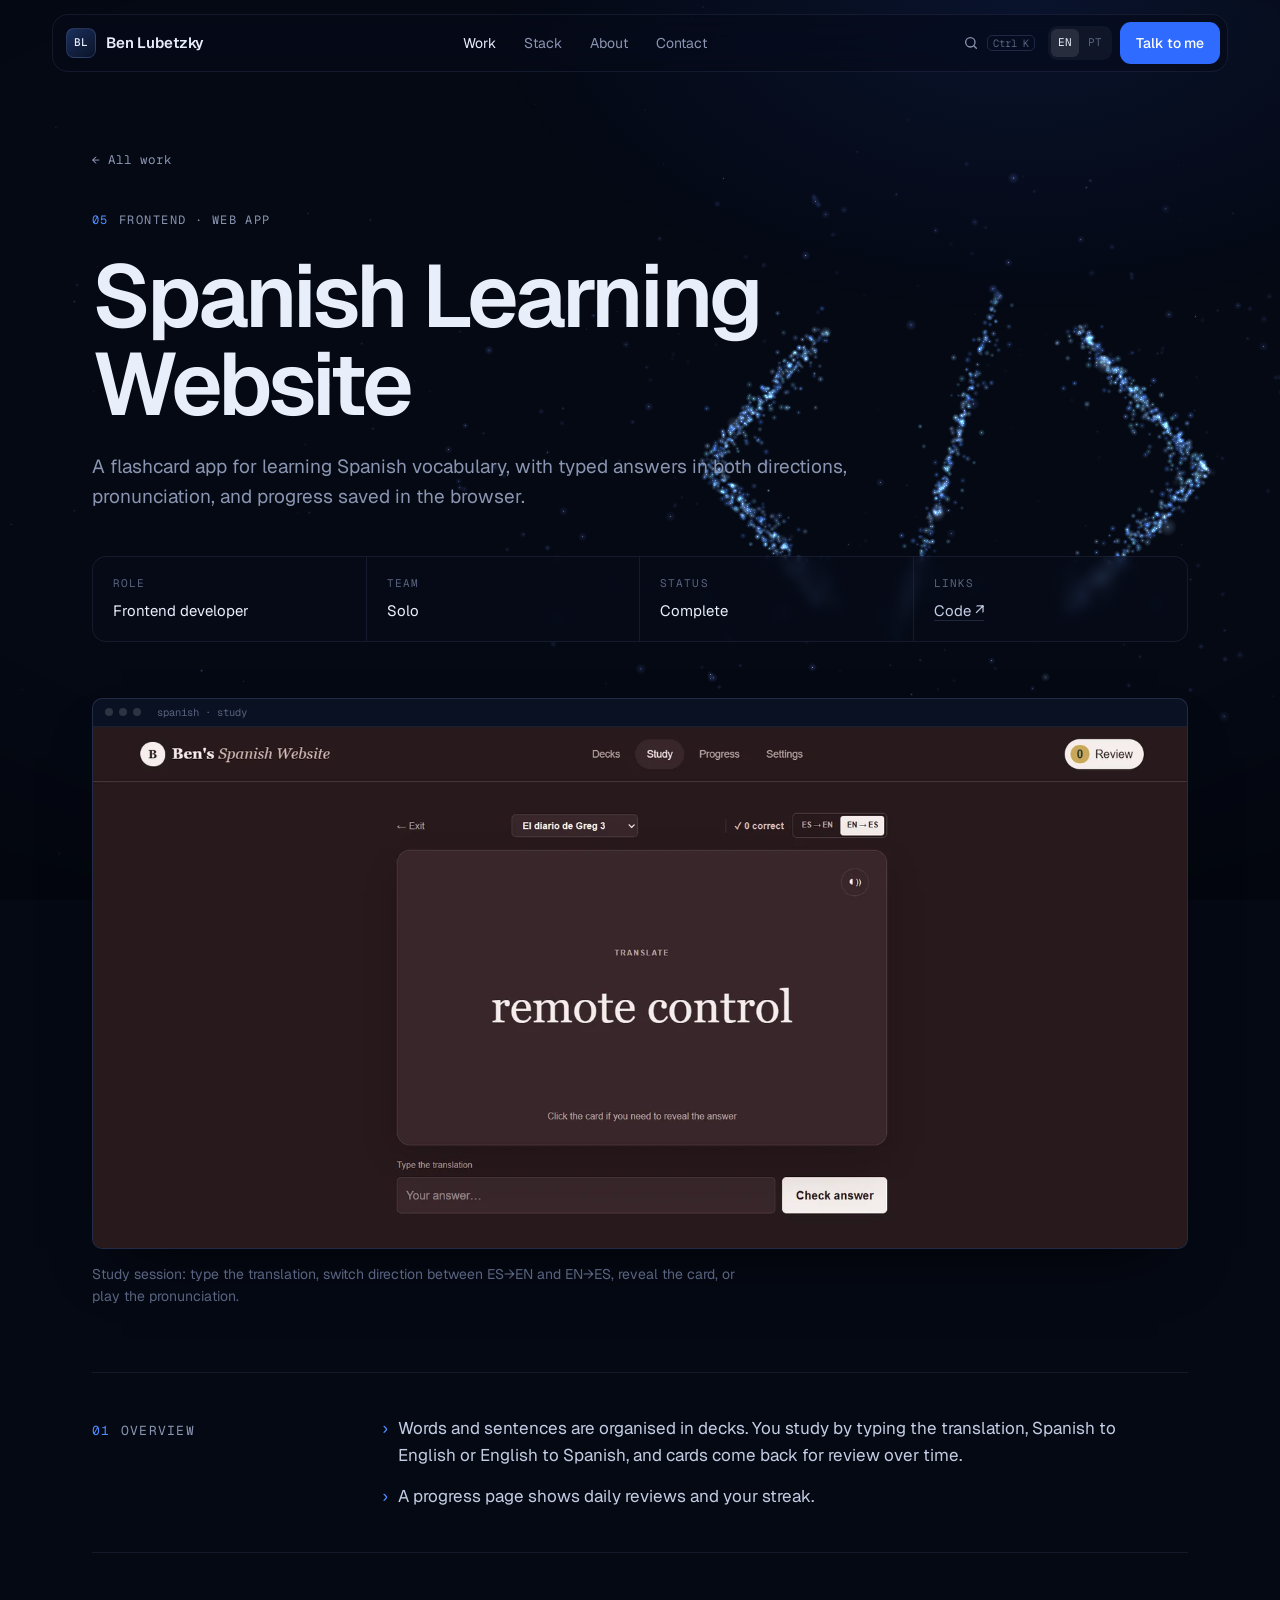
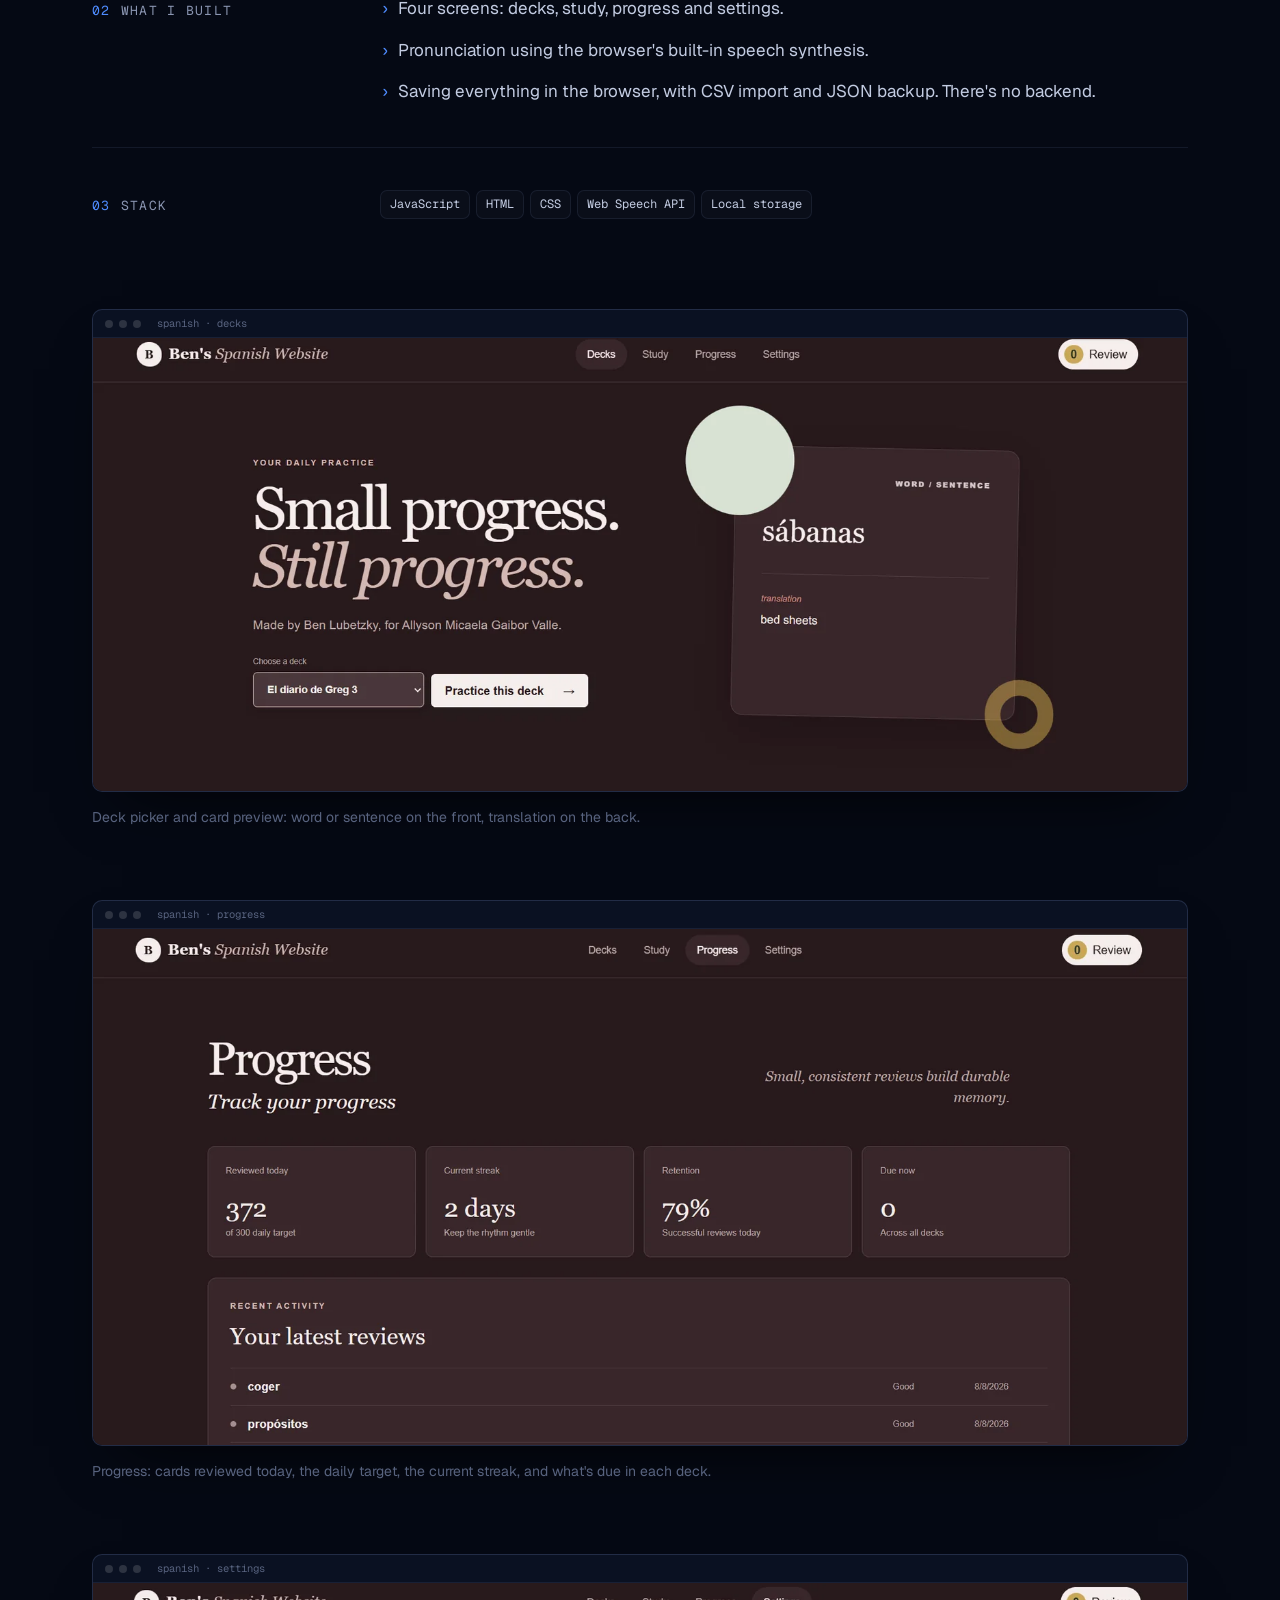
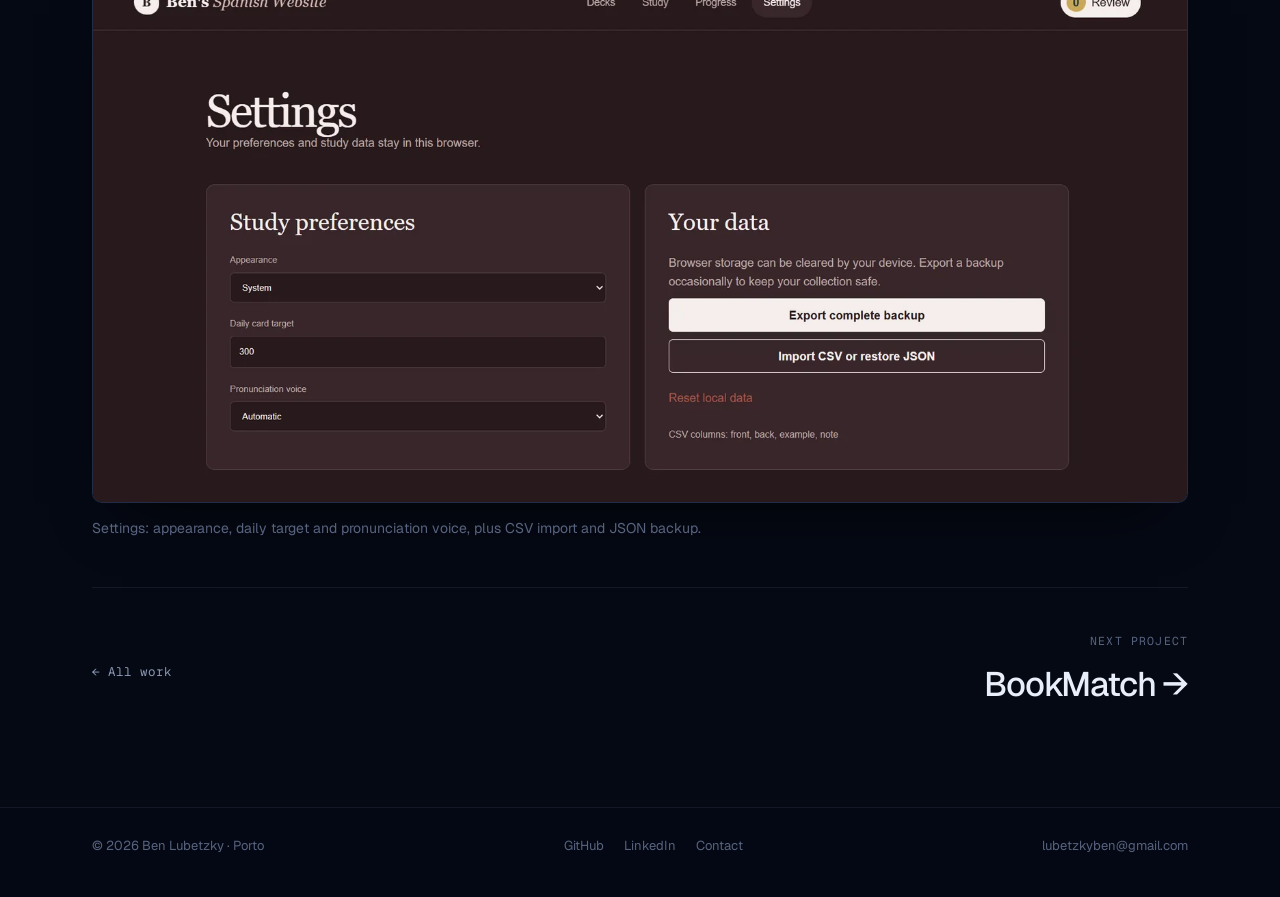
<file: work/spanish.html>
<!DOCTYPE html>
<html lang="en">
<head>
<meta charset="utf-8">
<meta name="viewport" content="width=device-width, initial-scale=1">
<title data-pt="Site para aprender espanhol — Ben Lubetzky">Spanish Learning Website — Ben Lubetzky</title>
<meta name="description" content="Spanish Learning Website: a flashcard app with typed answers, pronunciation and progress saved in the browser.">
<meta name="theme-color" content="#050914">
<link rel="preconnect" href="https://fonts.googleapis.com">
<link rel="preconnect" href="https://fonts.gstatic.com" crossorigin>
<link href="https://fonts.googleapis.com/css2?family=Geist:wght@300..700&family=Geist+Mono:wght@400;500&display=swap" rel="stylesheet">
<link rel="stylesheet" href="../styles.css">
</head>
<body data-base="../">
<canvas id="bg" aria-hidden="true"></canvas>
<div class="vignette" aria-hidden="true"></div>

<header class="site-header">
  <div class="bar">
    <a class="pill brand brand-pill" href="../index.html" aria-label="Ben Lubetzky, home"><span class="brand-mark">BL</span><span class="brand-name">Ben Lubetzky</span></a>
    <nav class="pill nav" aria-label="Main" data-pt-aria-label="Principal">
      <a href="../index.html#work" class="active" data-pt="Projetos">Work</a>
      <a href="../index.html#stack">Stack</a>
      <a href="../index.html#about" data-pt="Sobre mim">About</a>
      <a href="../contact.html" data-pt="Contacto">Contact</a>
    </nav>
    <div class="pill tools">
      <button class="icon-btn" type="button" data-search aria-label="Search" data-pt-aria-label="Pesquisar">
        <svg viewBox="0 0 24 24" fill="none" stroke="currentColor" stroke-width="2" stroke-linecap="round" aria-hidden="true"><circle cx="11" cy="11" r="7"/><path d="m20 20-3.5-3.5"/></svg>
        <span class="kbd" data-mod>Ctrl K</span>
      </button>
      <div class="lang" role="group" aria-label="Language">
        <button type="button" data-lang="en" aria-pressed="true">EN</button>
        <button type="button" data-lang="pt" aria-pressed="false">PT</button>
      </div>
      <button class="icon-btn menu-btn" type="button" aria-label="Menu" aria-expanded="false">
        <svg viewBox="0 0 24 24" fill="none" stroke="currentColor" stroke-width="2" stroke-linecap="round" aria-hidden="true"><path d="M4 8h16M4 16h16"/></svg>
      </button>
    </div>
    <a class="pill cta-pill" href="../contact.html"><span data-pt="Fala comigo">Talk to me</span></a>
  </div>
</header>

<div class="drawer" aria-label="Menu">
  <button class="icon-btn close" type="button" aria-label="Close menu" data-pt-aria-label="Fechar menu"><svg viewBox="0 0 24 24" fill="none" stroke="currentColor" stroke-width="2" stroke-linecap="round" aria-hidden="true"><path d="M6 6l12 12M18 6 6 18"/></svg></button>
  <nav>
    <a href="../index.html#work" data-pt="Projetos">Work</a>
    <a href="../index.html#stack">Stack</a>
    <a href="../index.html#about" data-pt="Sobre mim">About</a>
    <a href="../contact.html" data-pt="Contacto">Contact</a>
    <a href="../uploads/resume.pdf" target="_blank" rel="noopener" data-pt="Currículo ↗">Résumé ↗</a>
  </nav>
</div>

<main data-shape="code">
  <section class="case-hero">
    <div class="wrap">
      <a class="back" href="../index.html#work" data-reveal>← <span data-pt="Todos os projetos">All work</span></a>
      <div class="eyebrow" data-reveal><span class="idx">05</span> <span data-pt="Frontend · App web">Frontend · Web app</span></div>
      <h1 data-reveal="2" data-pt="Site para aprender espanhol">Spanish Learning Website</h1>
      <p data-reveal="3" class="lede" data-pt="Uma app de flashcards para aprender vocabulário de espanhol, com respostas escritas nos dois sentidos, pronúncia e progresso guardado no browser.">A flashcard app for learning Spanish vocabulary, with typed answers in both directions, pronunciation, and progress saved in the browser.</p>
      <dl class="facts" data-reveal="3">
        <div><dt data-pt="Função">Role</dt><dd><span data-pt="Programador frontend">Frontend developer</span></dd></div>
        <div><dt data-pt="Equipa">Team</dt><dd><span data-pt="Sozinho">Solo</span></dd></div>
        <div><dt data-pt="Estado">Status</dt><dd><span data-pt="Concluído">Complete</span></dd></div>
        <div><dt data-pt="Links">Links</dt><dd><a href="https://github.com/BenLubetzky/Spanish-Learning-Website" target="_blank" rel="noopener"><span data-pt="Código ↗">Code ↗</span></a></dd></div>
      </dl>
    </div>
  </section>

  <div class="wrap">
    <figure class="case-figure" data-reveal="2">
      <div class="browser"><div class="chrome"><i></i><i></i><i></i><span>spanish · study</span></div><img src="../assets/web/spanish-study.webp" alt="Study session screen" width="1600" height="762"></div>
      <figcaption data-pt="Sessão de estudo: escreve a tradução, muda o sentido entre ES→EN e EN→ES, revela o cartão ou ouve a pronúncia.">Study session: type the translation, switch direction between ES→EN and EN→ES, reveal the card, or play the pronunciation.</figcaption>
    </figure>

    <div class="case-body">
      <section class="case-section" data-reveal>
        <h2><span class="idx">01</span><span data-pt="Visão geral">Overview</span></h2>
        <ul class="points">
          <li data-pt="As palavras e frases estão organizadas em baralhos. Estudas escrevendo a tradução, de espanhol para inglês ou de inglês para espanhol, e os cartões voltam para revisão ao longo do tempo.">Words and sentences are organised in decks. You study by typing the translation, Spanish to English or English to Spanish, and cards come back for review over time.</li>
          <li data-pt="Uma página de progresso mostra as revisões diárias e a tua sequência de dias.">A progress page shows daily reviews and your streak.</li>
        </ul>
      </section>
      <section class="case-section" data-reveal>
        <h2><span class="idx">02</span><span data-pt="O que construí">What I built</span></h2>
        <ul class="points">
          <li data-pt="Quatro ecrãs: baralhos, estudo, progresso e definições.">Four screens: decks, study, progress and settings.</li>
          <li data-pt="Pronúncia com a síntese de voz incorporada no browser.">Pronunciation using the browser's built-in speech synthesis.</li>
          <li data-pt="Tudo guardado no browser, com importação de CSV e backup em JSON. Não há backend.">Saving everything in the browser, with CSV import and JSON backup. There's no backend.</li>
        </ul>
      </section>
      <section class="case-section" data-reveal>
        <h2><span class="idx">03</span>Stack</h2>
        <ul class="chips"><li class="chip">JavaScript</li><li class="chip">HTML</li><li class="chip">CSS</li><li class="chip">Web Speech API</li><li class="chip">Local storage</li></ul>
      </section>
    </div>

    <div class="gallery">
    <figure class="case-figure" data-reveal>
      <div class="browser"><div class="chrome"><i></i><i></i><i></i><span>spanish · decks</span></div><img src="../assets/web/spanish-decks.webp" alt="Deck picker screen" width="1600" height="662" loading="lazy"></div>
      <figcaption data-pt="Escolha de baralho e pré-visualização do cartão: palavra ou frase à frente, tradução atrás.">Deck picker and card preview: word or sentence on the front, translation on the back.</figcaption>
    </figure>
    <figure class="case-figure" data-reveal>
      <div class="browser"><div class="chrome"><i></i><i></i><i></i><span>spanish · progress</span></div><img src="../assets/web/spanish-progress.webp" alt="Progress screen" width="1600" height="754" loading="lazy"></div>
      <figcaption data-pt="Progresso: cartões revistos hoje, o objetivo diário, a sequência atual e o que falta rever em cada baralho.">Progress: cards reviewed today, the daily target, the current streak, and what's due in each deck.</figcaption>
    </figure>
    <figure class="case-figure" data-reveal>
      <div class="browser"><div class="chrome"><i></i><i></i><i></i><span>spanish · settings</span></div><img src="../assets/web/spanish-settings.webp" alt="Settings screen" width="1600" height="759" loading="lazy"></div>
      <figcaption data-pt="Definições: aparência, objetivo diário e voz da pronúncia, além de importação de CSV e backup em JSON.">Settings: appearance, daily target and pronunciation voice, plus CSV import and JSON backup.</figcaption>
    </figure>
    </div>
    <nav class="next" aria-label="Next project" data-pt-aria-label="Próximo projeto">
      <a class="back" href="../index.html#work">← <span data-pt="Todos os projetos">All work</span></a>
      <div><span class="label" data-pt="Próximo projeto">Next project</span><a class="title" href="bookmatch.html">BookMatch →</a></div>
    </nav>
  </div>
</main>

<footer class="site-footer">
  <div class="wrap">
    <span>© 2026 Ben Lubetzky · Porto</span>
    <nav aria-label="Footer" data-pt-aria-label="Rodapé">
      <a href="https://github.com/BenLubetzky" target="_blank" rel="noopener">GitHub</a>
      <a href="https://linkedin.com/in/ben-lubetzky" target="_blank" rel="noopener">LinkedIn</a>
      <a href="../contact.html" data-pt="Contacto">Contact</a>
    </nav>
    <a href="mailto:lubetzkyben@gmail.com">lubetzkyben@gmail.com</a>
  </div>
</footer>

<script src="../site.js"></script>
<script src="../bg.js"></script>
</body>
</html>
</file>
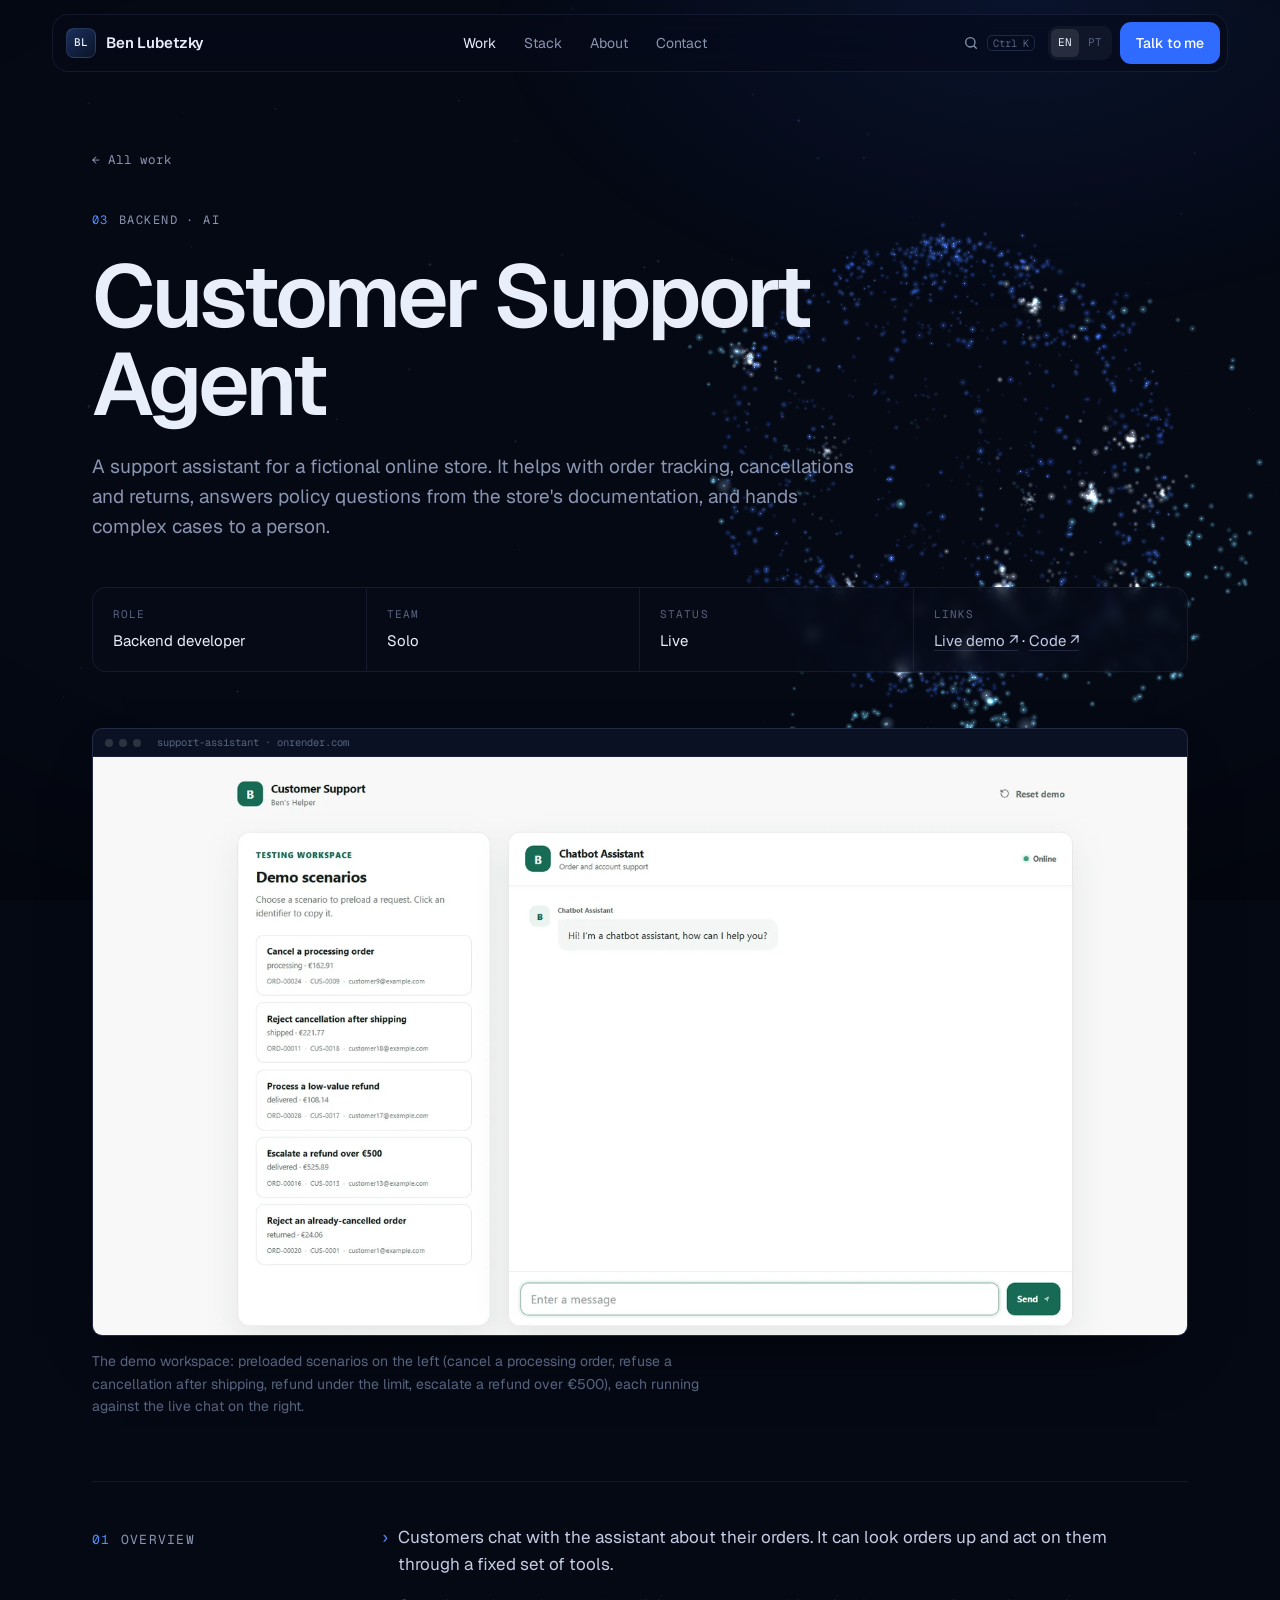
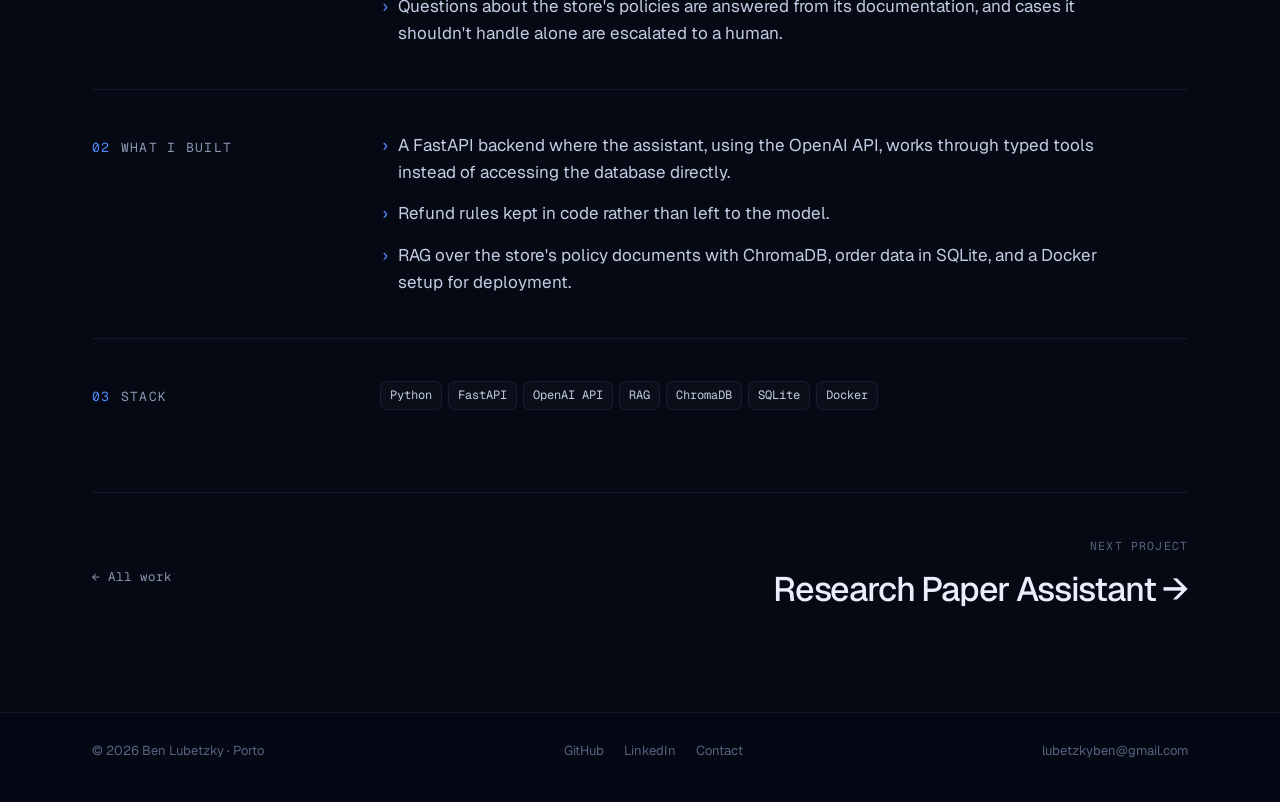
<file: work/support-agent.html>
<!DOCTYPE html>
<html lang="en">
<head>
<meta charset="utf-8">
<meta name="viewport" content="width=device-width, initial-scale=1">
<title data-pt="Agente de apoio ao cliente — Ben Lubetzky">Customer Support Agent — Ben Lubetzky</title>
<meta name="description" content="Customer Support Agent: an AI support assistant with typed tools, refund rules in code and RAG over policy documents.">
<meta name="theme-color" content="#050914">
<link rel="preconnect" href="https://fonts.googleapis.com">
<link rel="preconnect" href="https://fonts.gstatic.com" crossorigin>
<link href="https://fonts.googleapis.com/css2?family=Geist:wght@300..700&family=Geist+Mono:wght@400;500&display=swap" rel="stylesheet">
<link rel="stylesheet" href="../styles.css">
</head>
<body data-base="../">
<canvas id="bg" aria-hidden="true"></canvas>
<div class="vignette" aria-hidden="true"></div>

<header class="site-header">
  <div class="bar">
    <a class="pill brand brand-pill" href="../index.html" aria-label="Ben Lubetzky, home"><span class="brand-mark">BL</span><span class="brand-name">Ben Lubetzky</span></a>
    <nav class="pill nav" aria-label="Main" data-pt-aria-label="Principal">
      <a href="../index.html#work" class="active" data-pt="Projetos">Work</a>
      <a href="../index.html#stack">Stack</a>
      <a href="../index.html#about" data-pt="Sobre mim">About</a>
      <a href="../contact.html" data-pt="Contacto">Contact</a>
    </nav>
    <div class="pill tools">
      <button class="icon-btn" type="button" data-search aria-label="Search" data-pt-aria-label="Pesquisar">
        <svg viewBox="0 0 24 24" fill="none" stroke="currentColor" stroke-width="2" stroke-linecap="round" aria-hidden="true"><circle cx="11" cy="11" r="7"/><path d="m20 20-3.5-3.5"/></svg>
        <span class="kbd" data-mod>Ctrl K</span>
      </button>
      <div class="lang" role="group" aria-label="Language">
        <button type="button" data-lang="en" aria-pressed="true">EN</button>
        <button type="button" data-lang="pt" aria-pressed="false">PT</button>
      </div>
      <button class="icon-btn menu-btn" type="button" aria-label="Menu" aria-expanded="false">
        <svg viewBox="0 0 24 24" fill="none" stroke="currentColor" stroke-width="2" stroke-linecap="round" aria-hidden="true"><path d="M4 8h16M4 16h16"/></svg>
      </button>
    </div>
    <a class="pill cta-pill" href="../contact.html"><span data-pt="Fala comigo">Talk to me</span></a>
  </div>
</header>

<div class="drawer" aria-label="Menu">
  <button class="icon-btn close" type="button" aria-label="Close menu" data-pt-aria-label="Fechar menu"><svg viewBox="0 0 24 24" fill="none" stroke="currentColor" stroke-width="2" stroke-linecap="round" aria-hidden="true"><path d="M6 6l12 12M18 6 6 18"/></svg></button>
  <nav>
    <a href="../index.html#work" data-pt="Projetos">Work</a>
    <a href="../index.html#stack">Stack</a>
    <a href="../index.html#about" data-pt="Sobre mim">About</a>
    <a href="../contact.html" data-pt="Contacto">Contact</a>
    <a href="../uploads/resume.pdf" target="_blank" rel="noopener" data-pt="Currículo ↗">Résumé ↗</a>
  </nav>
</div>

<main data-shape="globe">
  <section class="case-hero">
    <div class="wrap">
      <a class="back" href="../index.html#work" data-reveal>← <span data-pt="Todos os projetos">All work</span></a>
      <div class="eyebrow" data-reveal><span class="idx">03</span> <span data-pt="Backend · IA">Backend · AI</span></div>
      <h1 data-reveal="2" data-pt="Agente de apoio ao cliente">Customer Support Agent</h1>
      <p data-reveal="3" class="lede" data-pt="Um assistente de apoio para uma loja online fictícia. Ajuda a acompanhar encomendas, cancelamentos e devoluções, responde a perguntas sobre as políticas a partir da documentação da loja e passa os casos complexos a uma pessoa.">A support assistant for a fictional online store. It helps with order tracking, cancellations and returns, answers policy questions from the store's documentation, and hands complex cases to a person.</p>
      <dl class="facts" data-reveal="3">
        <div><dt data-pt="Função">Role</dt><dd><span data-pt="Programador backend">Backend developer</span></dd></div>
        <div><dt data-pt="Equipa">Team</dt><dd><span data-pt="Sozinho">Solo</span></dd></div>
        <div><dt data-pt="Estado">Status</dt><dd><span data-pt="Online">Live</span></dd></div>
        <div><dt data-pt="Links">Links</dt><dd><a href="https://customer-support-assistant-28ki.onrender.com/" target="_blank" rel="noopener"><span data-pt="Demo online ↗">Live demo ↗</span></a> · <a href="https://github.com/BenLubetzky/Customer_support_assistant" target="_blank" rel="noopener"><span data-pt="Código ↗">Code ↗</span></a></dd></div>
      </dl>
    </div>
  </section>

  <div class="wrap">
    <figure class="case-figure" data-reveal="2">
      <div class="browser"><div class="chrome"><i></i><i></i><i></i><span>support-assistant · onrender.com</span></div><img src="../assets/web/support-demo.webp" alt="Customer support demo with scenarios and chat" width="1600" height="845"></div>
      <figcaption data-pt="O espaço de demonstração: cenários pré-carregados à esquerda (cancelar uma encomenda em processamento, recusar um cancelamento depois do envio, reembolso abaixo do limite, escalar um reembolso acima de 500 €), cada um a correr no chat ao vivo à direita.">The demo workspace: preloaded scenarios on the left (cancel a processing order, refuse a cancellation after shipping, refund under the limit, escalate a refund over €500), each running against the live chat on the right.</figcaption>
    </figure>

    <div class="case-body">
      <section class="case-section" data-reveal>
        <h2><span class="idx">01</span><span data-pt="Visão geral">Overview</span></h2>
        <ul class="points">
          <li data-pt="Os clientes falam com o assistente sobre as suas encomendas. Ele consegue consultá-las e agir sobre elas através de um conjunto fixo de ferramentas.">Customers chat with the assistant about their orders. It can look orders up and act on them through a fixed set of tools.</li>
          <li data-pt="As perguntas sobre as políticas da loja são respondidas a partir da documentação, e os casos que não deve tratar sozinho são passados a uma pessoa.">Questions about the store's policies are answered from its documentation, and cases it shouldn't handle alone are escalated to a human.</li>
        </ul>
      </section>
      <section class="case-section" data-reveal>
        <h2><span class="idx">02</span><span data-pt="O que construí">What I built</span></h2>
        <ul class="points">
          <li data-pt="Um backend em FastAPI onde o assistente, usando a API da OpenAI, trabalha através de ferramentas tipadas em vez de aceder diretamente à base de dados.">A FastAPI backend where the assistant, using the OpenAI API, works through typed tools instead of accessing the database directly.</li>
          <li data-pt="As regras de reembolso ficam no código, em vez de serem deixadas ao modelo.">Refund rules kept in code rather than left to the model.</li>
          <li data-pt="RAG sobre os documentos de políticas da loja com ChromaDB, dados das encomendas em SQLite e configuração Docker para publicação.">RAG over the store's policy documents with ChromaDB, order data in SQLite, and a Docker setup for deployment.</li>
        </ul>
      </section>
      <section class="case-section" data-reveal>
        <h2><span class="idx">03</span>Stack</h2>
        <ul class="chips"><li class="chip">Python</li><li class="chip">FastAPI</li><li class="chip">OpenAI API</li><li class="chip">RAG</li><li class="chip">ChromaDB</li><li class="chip">SQLite</li><li class="chip">Docker</li></ul>
      </section>
    </div>

    <nav class="next" aria-label="Next project" data-pt-aria-label="Próximo projeto">
      <a class="back" href="../index.html#work">← <span data-pt="Todos os projetos">All work</span></a>
      <div><span class="label" data-pt="Próximo projeto">Next project</span><a class="title" href="paper-assistant.html" data-pt="Assistente de artigos científicos →">Research Paper Assistant →</a></div>
    </nav>
  </div>
</main>

<footer class="site-footer">
  <div class="wrap">
    <span>© 2026 Ben Lubetzky · Porto</span>
    <nav aria-label="Footer" data-pt-aria-label="Rodapé">
      <a href="https://github.com/BenLubetzky" target="_blank" rel="noopener">GitHub</a>
      <a href="https://linkedin.com/in/ben-lubetzky" target="_blank" rel="noopener">LinkedIn</a>
      <a href="../contact.html" data-pt="Contacto">Contact</a>
    </nav>
    <a href="mailto:lubetzkyben@gmail.com">lubetzkyben@gmail.com</a>
  </div>
</footer>

<script src="../site.js"></script>
<script src="../bg.js"></script>
</body>
</html>
</file>
<file: styles.css>
/* =========================================================
   Ben Lubetzky — portfolio
   Navy + electric blue, one sans family, particle background
   ========================================================= */

/* ---------- Tokens ---------- */
:root {
  color-scheme: dark;

  --bg: #050914;
  --panel-solid: #0a1124;
  --line: rgba(160, 185, 255, 0.09);
  --line-2: rgba(160, 185, 255, 0.16);
  --line-3: rgba(160, 185, 255, 0.28);

  --text: #e9eefb;
  --soft: #c3cce2;
  --muted: #8a95b1;
  --faint: #58637f;

  --accent: #4f8cff;
  --accent-2: #8ec5ff;
  --cta: #2f6bff;
  --cta-hover: #4a80ff;
  --ok: #4ade80;

  --font: "Geist", "Inter", "Segoe UI", system-ui, sans-serif;
  --mono: "Geist Mono", "JetBrains Mono", ui-monospace, Consolas, monospace;

  --wrap: 1160px;
  --gutter: 32px;
  --radius: 14px;
  --ease: cubic-bezier(0.22, 0.61, 0.36, 1);
}

/* ---------- Base ---------- */
*, *::before, *::after { box-sizing: border-box; }
html { background: var(--bg); scroll-behavior: smooth; scroll-padding-top: 96px; }
body {
  margin: 0; background: transparent; color: var(--text);
  font-family: var(--font); font-size: 16px; line-height: 1.6;
  -webkit-font-smoothing: antialiased; text-rendering: optimizeLegibility; overflow-x: hidden;
}
img { display: block; max-width: 100%; height: auto; }
a { color: inherit; text-decoration: none; }
p { margin: 0; }
h1, h2, h3, h4 { margin: 0; font-weight: 500; letter-spacing: -0.03em; }
ul, ol { margin: 0; padding: 0; list-style: none; }
button { font: inherit; color: inherit; background: none; border: 0; cursor: pointer; padding: 0; }
input, textarea { font: inherit; color: inherit; }
b, strong { font-weight: 600; color: var(--text); }
::selection { background: rgba(79, 140, 255, 0.35); color: #fff; }
:focus-visible { outline: 2px solid var(--accent); outline-offset: 3px; border-radius: 6px; }

.wrap { max-width: var(--wrap); margin: 0 auto; padding: 0 var(--gutter); }

/* Background canvas + soft glow */
#bg { position: fixed; inset: 0; width: 100%; height: 100%; z-index: -2; pointer-events: none; }
.vignette {
  position: fixed; inset: 0; z-index: -1; pointer-events: none;
  background:
    radial-gradient(60% 50% at 80% 0%, rgba(47, 107, 255, 0.10), transparent 70%),
    radial-gradient(120% 90% at 50% 40%, transparent 55%, rgba(0, 0, 0, 0.55) 100%);
}

/* ---------- Small type ---------- */
.mono { font-family: var(--mono); }
.eyebrow {
  font-family: var(--mono); font-size: 12px; letter-spacing: 0.12em; text-transform: uppercase; color: var(--muted);
  display: inline-flex; align-items: center; gap: 10px;
}
.eyebrow .idx { color: var(--accent); }
.dot { width: 7px; height: 7px; border-radius: 50%; background: var(--accent); flex: none; }
.dot.ok { background: var(--ok); box-shadow: 0 0 10px rgba(74, 222, 128, 0.7); }
@media (prefers-reduced-motion: no-preference) {
  .dot.pulse { animation: pulse 2.2s ease-in-out infinite; }
  @keyframes pulse { 50% { opacity: 0.35; } }
}
.soft { color: var(--muted); }

/* ---------- Header ---------- */
.site-header { position: fixed; top: 14px; left: 0; right: 0; z-index: 50; padding: 0 16px; }
.site-header .bar {
  max-width: calc(var(--wrap) + 16px); height: 58px; margin: 0 auto; padding: 0 7px;
  display: flex; align-items: center; gap: 4px;
  background: rgba(7, 11, 24, 0.6); border: 1px solid var(--line); border-radius: 16px;
  backdrop-filter: blur(18px) saturate(1.3); -webkit-backdrop-filter: blur(18px) saturate(1.3);
  transition: background 200ms ease, border-color 200ms ease;
}
.site-header.scrolled .bar { background: rgba(6, 10, 22, 0.88); border-color: var(--line-2); }
.pill { display: flex; align-items: center; gap: 4px; height: 44px; }
.brand { gap: 10px; padding: 0 12px 0 6px; font-weight: 600; font-size: 15px; letter-spacing: -0.01em; }
.brand-mark {
  width: 30px; height: 30px; border-radius: 8px; display: grid; place-items: center;
  background: linear-gradient(140deg, rgba(79, 140, 255, 0.3), rgba(79, 140, 255, 0.08));
  border: 1px solid var(--line-2); font-family: var(--mono); font-size: 11px; font-weight: 500; color: var(--text);
}
.nav { margin: 0 auto; }
.nav a { padding: 7px 12px; border-radius: 9px; font-size: 14px; color: var(--muted); transition: color 150ms ease, background 150ms ease; }
.nav a:hover { color: var(--text); background: rgba(255, 255, 255, 0.05); }
.nav a.active { color: var(--text); }
.tools { gap: 2px; }
.icon-btn {
  height: 34px; min-width: 34px; padding: 0 9px; border-radius: 9px; display: inline-flex; align-items: center; justify-content: center; gap: 8px;
  color: var(--muted); transition: color 150ms ease, background 150ms ease;
}
.icon-btn:hover { color: var(--text); background: rgba(255, 255, 255, 0.06); }
.icon-btn svg { width: 16px; height: 16px; }
.kbd { font-family: var(--mono); font-size: 10.5px; color: var(--faint); padding: 2px 5px; border: 1px solid var(--line-2); border-radius: 5px; line-height: 1; }
.lang { display: inline-flex; padding: 3px; gap: 2px; border-radius: 9px; background: rgba(255, 255, 255, 0.04); margin-left: 2px; }
.lang button { font-family: var(--mono); font-size: 11px; padding: 5px 7px; border-radius: 6px; color: var(--faint); transition: color 150ms ease, background 150ms ease; }
.lang button:hover { color: var(--soft); }
.lang button[aria-pressed="true"] { color: var(--text); background: rgba(255, 255, 255, 0.1); }
.cta-pill {
  height: 42px; padding: 0 16px; margin-left: 4px; border-radius: 11px; gap: 10px;
  background: var(--cta); color: #fff; font-size: 14px; font-weight: 500; transition: background 150ms ease;
}
.cta-pill:hover { background: var(--cta-hover); }
.cta-pill .dot { background: #fff; }
.menu-btn { display: none; }

/* Mobile drawer */
.drawer {
  position: fixed; inset: 0; z-index: 60; display: none;
  background: rgba(5, 9, 20, 0.94); backdrop-filter: blur(18px); -webkit-backdrop-filter: blur(18px);
  padding: 88px 24px 32px;
}
.drawer.open { display: block; }
.drawer nav { display: grid; gap: 4px; }
.drawer nav a { font-size: 30px; font-weight: 500; letter-spacing: -0.03em; padding: 8px 0; border-bottom: 1px solid var(--line); }
.drawer .close { position: absolute; top: 22px; right: 22px; }

/* ---------- Buttons & links ---------- */
.btn {
  display: inline-flex; align-items: center; gap: 10px; height: 46px; padding: 0 20px; border-radius: 11px;
  font-size: 15px; font-weight: 500; border: 1px solid var(--line-2); background: rgba(255, 255, 255, 0.02);
  transition: transform 160ms var(--ease), background 160ms ease, border-color 160ms ease, box-shadow 200ms ease;
}
.btn:hover { border-color: var(--line-3); background: rgba(255, 255, 255, 0.05); }
.btn:active { transform: translateY(1px); }
.btn-glow { background: var(--cta); color: #fff; border-color: var(--cta); }
.btn-glow:hover { background: var(--cta-hover); border-color: var(--cta-hover); box-shadow: 0 10px 36px -10px rgba(47, 107, 255, 0.8); }
.arrow { transition: transform 160ms var(--ease); }
a:hover > .arrow, button:hover > .arrow { transform: translate(2px, -2px); }
a:hover > .arrow.down { transform: translateY(2px); }

.link {
  font-size: 14px; color: var(--soft); display: inline-flex; align-items: center; gap: 6px;
  border-bottom: 1px solid var(--line-2); padding-bottom: 2px; transition: color 150ms ease, border-color 150ms ease;
}
.link:hover { color: var(--text); border-color: var(--accent); }
.links { display: flex; flex-wrap: wrap; gap: 10px 22px; }

.chip { font-family: var(--mono); font-size: 12px; color: var(--soft); padding: 4px 9px; border-radius: 7px; border: 1px solid var(--line); background: rgba(255, 255, 255, 0.025); }
.chips { display: flex; flex-wrap: wrap; gap: 6px; }

/* ---------- Sections ---------- */
.section { position: relative; padding: 130px 0; }
.section-head { margin-bottom: 56px; max-width: 720px; }
.section-head .eyebrow { margin-bottom: 22px; }
.h2 { font-size: clamp(38px, 5vw, 64px); font-weight: 500; line-height: 1.05; letter-spacing: -0.04em; }
.h2 .soft { color: var(--faint); }
.section-head p.sub { margin-top: 22px; color: var(--muted); font-size: 17px; max-width: 56ch; text-wrap: pretty; }

/* ---------- Hero ---------- */
.hero { min-height: 100vh; min-height: 100svh; display: flex; align-items: center; padding: 120px 0 80px; }
.hero .wrap { width: 100%; }
.hero-copy { max-width: 600px; }
.hero .eyebrow { margin-bottom: 28px; text-transform: none; letter-spacing: 0.02em; font-size: 13px; color: var(--soft); }
.hero h1 { font-size: clamp(52px, 7.6vw, 96px); font-weight: 600; line-height: 1; letter-spacing: -0.045em; }
.role { margin-top: 18px; font-family: var(--mono); font-size: clamp(15px, 1.6vw, 18px); color: var(--accent-2); min-height: 1.6em; }
.role .slash { color: var(--faint); margin-right: 10px; }
.caret { display: inline-block; width: 0.55em; height: 1.1em; vertical-align: -0.18em; background: var(--accent); margin-left: 3px; }
@media (prefers-reduced-motion: no-preference) { .caret { animation: blink 1s steps(1) infinite; } @keyframes blink { 50% { opacity: 0; } } }
.hero .lede { margin-top: 28px; font-size: 18px; line-height: 1.65; color: var(--muted); max-width: 54ch; text-wrap: pretty; }
.stack-line { margin-top: 20px; display: flex; flex-wrap: wrap; gap: 6px; }
.hero .actions { display: flex; flex-wrap: wrap; align-items: center; gap: 12px; margin-top: 34px; }
.social { display: flex; flex-wrap: wrap; gap: 8px 22px; margin-top: 28px; font-size: 14px; color: var(--muted); }
.social a { display: inline-flex; align-items: center; gap: 6px; transition: color 150ms ease; }
.social a:hover { color: var(--text); }

/* ---------- Work ---------- */
.feature {
  display: grid; grid-template-columns: minmax(0, 1.2fr) minmax(0, 1fr);
  border: 1px solid var(--line); border-radius: 18px; overflow: hidden; margin-bottom: 20px;
  background: rgba(8, 12, 26, 0.78); backdrop-filter: blur(10px); -webkit-backdrop-filter: blur(10px);
  transition: border-color 220ms ease;
}
.feature:hover { border-color: var(--line-2); }
.feature.flip .shot-wrap { order: 2; border-right: 0; border-left: 1px solid var(--line); }
.shot-wrap { padding: 26px; border-right: 1px solid var(--line); background: radial-gradient(80% 70% at 30% 20%, rgba(79, 140, 255, 0.12), transparent 70%); display: flex; align-items: center; }
.browser { width: 100%; border-radius: 10px; overflow: hidden; border: 1px solid var(--line-2); background: #0a1122; box-shadow: 0 30px 60px -30px rgba(0, 0, 0, 0.8); transition: transform 300ms var(--ease); }
.feature:hover .browser { transform: translateY(-4px); }
.browser .chrome { display: flex; align-items: center; gap: 6px; height: 28px; padding: 0 12px; border-bottom: 1px solid var(--line); }
.browser .chrome i { width: 8px; height: 8px; border-radius: 50%; background: rgba(255, 255, 255, 0.14); }
.browser .chrome span { margin-left: 10px; font-family: var(--mono); font-size: 10.5px; color: var(--faint); }
.browser img { width: 100%; aspect-ratio: 16 / 10; object-fit: cover; object-position: top center; }
.feature-body { padding: 32px; display: flex; flex-direction: column; }
.feature-body .num { font-family: var(--mono); font-size: 12px; color: var(--faint); margin-bottom: 18px; }
.feature h3 { font-size: clamp(28px, 3vw, 38px); font-weight: 500; letter-spacing: -0.035em; line-height: 1.1; }
.feature h3 a:hover { color: var(--accent-2); }
.feature .meta { font-family: var(--mono); font-size: 12px; color: var(--muted); margin: 10px 0 16px; }
.feature .summary { color: var(--soft); text-wrap: pretty; }
.points { display: grid; gap: 9px; margin: 18px 0 22px; font-size: 15px; color: var(--muted); }
.points li { display: grid; grid-template-columns: 18px minmax(0, 1fr); text-wrap: pretty; }
.points li::before { content: "›"; font-family: var(--mono); color: var(--accent); }
.feature .chips { margin-bottom: 24px; }
.feature .links { margin-top: auto; }

/* Project list */
.index-head { display: flex; flex-wrap: wrap; justify-content: space-between; align-items: end; gap: 20px; margin: 88px 0 16px; }
.index-head h3 { font-size: 26px; font-weight: 500; letter-spacing: -0.03em; }
.filters { display: flex; flex-wrap: wrap; gap: 6px; }
.filters button {
  font-family: var(--mono); font-size: 12px; padding: 7px 11px; border-radius: 8px;
  color: var(--muted); border: 1px solid var(--line); background: rgba(8, 12, 26, 0.6); transition: all 150ms ease;
}
.filters button:hover { color: var(--text); border-color: var(--line-2); }
.filters button[aria-pressed="true"] { color: #fff; background: var(--cta); border-color: var(--cta); }
.index-meta { font-family: var(--mono); font-size: 12px; color: var(--faint); margin-bottom: 10px; }
.index { border-top: 1px solid var(--line-2); background: rgba(6, 10, 22, 0.7); backdrop-filter: blur(6px); -webkit-backdrop-filter: blur(6px); }
.index li { border-bottom: 1px solid var(--line); }
.index li[hidden] { display: none; }
.index a {
  display: grid; grid-template-columns: 44px minmax(0, 1.2fr) minmax(0, 1fr) minmax(0, 1.2fr) 90px; gap: 20px; align-items: center;
  padding: 17px 10px; position: relative; transition: background 160ms ease;
}
.index a::before { content: ""; position: absolute; left: 0; top: 0; bottom: 0; width: 2px; background: var(--accent); transform: scaleY(0); transition: transform 200ms var(--ease); }
.index a:hover { background: rgba(79, 140, 255, 0.05); }
.index a:hover::before { transform: scaleY(1); }
.index .no { font-family: var(--mono); font-size: 12px; color: var(--faint); }
.index .nm { font-size: 18px; font-weight: 500; letter-spacing: -0.02em; }
.index a:hover .nm { color: var(--accent-2); }
.index .cat { font-size: 14px; color: var(--muted); }
.index .st { font-family: var(--mono); font-size: 12px; color: var(--faint); white-space: nowrap; overflow: hidden; text-overflow: ellipsis; }
.index .go { font-family: var(--mono); font-size: 12px; color: var(--soft); text-align: right; white-space: nowrap; }

/* ---------- Stack ---------- */
.stack-grid { display: grid; grid-template-columns: minmax(0, 1fr) 320px; gap: 56px; align-items: start; }
.tier { padding: 28px 0; border-top: 1px solid var(--line); }
.tier:last-child { border-bottom: 1px solid var(--line); }
.tier .eyebrow { margin-bottom: 16px; text-transform: none; letter-spacing: 0.02em; }
.tier .eyebrow b { color: var(--soft); font-weight: 500; }
.skill-list { display: flex; flex-wrap: wrap; gap: 4px 28px; }
.skill { font-size: clamp(24px, 3vw, 38px); font-weight: 500; letter-spacing: -0.035em; line-height: 1.3; color: var(--soft); transition: color 160ms ease, text-shadow 200ms ease; cursor: default; border-radius: 6px; }
.tier.t2 .skill { font-size: clamp(21px, 2.4vw, 29px); color: var(--muted); }
.tier.t3 .skill { font-size: clamp(18px, 1.9vw, 22px); color: var(--faint); }
.skill:hover, .skill:focus-visible, .skill.on { color: var(--text); text-shadow: 0 0 22px rgba(79, 140, 255, 0.6); }
.where { position: sticky; top: 110px; border: 1px solid var(--line); border-radius: var(--radius); background: rgba(8, 12, 26, 0.75); backdrop-filter: blur(8px); -webkit-backdrop-filter: blur(8px); padding: 22px; min-height: 220px; }
.where .eyebrow { margin-bottom: 14px; }
.where .name { font-size: 24px; font-weight: 500; letter-spacing: -0.03em; margin-bottom: 14px; min-height: 1.2em; }
.where li a { display: flex; justify-content: space-between; gap: 12px; padding: 9px 0; border-top: 1px solid var(--line); font-size: 14.5px; color: var(--soft); }
.where li a:hover { color: var(--accent-2); }
.where .empty { color: var(--faint); font-size: 14px; }

/* ---------- About ---------- */
.about-grid { display: grid; grid-template-columns: 280px minmax(0, 1fr); gap: 64px; align-items: start; }
.portrait-card { margin: 0; border-radius: var(--radius); overflow: hidden; border: 1px solid var(--line-2); background: var(--panel-solid); }
.portrait-card img { width: 100%; aspect-ratio: 4 / 5; object-fit: cover; object-position: 50% 20%; }
.portrait-card figcaption { display: flex; justify-content: space-between; padding: 10px 14px; font-family: var(--mono); font-size: 11.5px; color: var(--muted); border-top: 1px solid var(--line); }
.about .prose { font-size: 18px; color: var(--soft); max-width: 62ch; text-wrap: pretty; }
.about .prose p + p { margin-top: 16px; }
.edu { margin-top: 40px; border-top: 1px solid var(--line); }
.edu li { display: grid; grid-template-columns: minmax(0, 1fr) auto; gap: 4px 24px; padding: 16px 0; border-bottom: 1px solid var(--line); }
.edu .what { font-weight: 500; }
.edu .where-txt { color: var(--muted); font-size: 15px; grid-column: 1; }
.edu .when { font-family: var(--mono); color: var(--faint); font-size: 12.5px; grid-column: 2; grid-row: 1; text-align: right; white-space: nowrap; padding-top: 3px; }

/* ---------- CTA ---------- */
.cta { padding: 140px 0 130px; }
.cta .h2 { font-size: clamp(44px, 6.6vw, 84px); max-width: 14ch; }
.cta .sub { margin-top: 22px; color: var(--muted); font-size: 18px; }
.cta .row { display: flex; flex-wrap: wrap; align-items: center; gap: 14px 16px; margin-top: 40px; }
.copy { display: inline-flex; align-items: center; gap: 10px; font-family: var(--mono); font-size: 14px; color: var(--soft); height: 46px; padding: 0 16px; border-radius: 11px; border: 1px dashed var(--line-3); transition: border-color 150ms ease, color 150ms ease; }
.copy:hover { border-color: var(--accent); color: var(--text); }
.copy .ok-msg { color: var(--ok); }

/* ---------- Footer ---------- */
.site-footer { border-top: 1px solid var(--line); padding: 28px 0 40px; font-size: 13px; color: var(--faint); background: rgba(5, 9, 20, 0.7); }
.site-footer .wrap { display: flex; justify-content: space-between; align-items: center; gap: 14px 28px; flex-wrap: wrap; }
.site-footer nav { display: flex; gap: 20px; flex-wrap: wrap; }
.site-footer a:hover { color: var(--soft); }

/* ---------- Search palette ---------- */
.palette { position: fixed; inset: 0; z-index: 80; display: none; align-items: flex-start; justify-content: center; padding: 12vh 16px 16px; background: rgba(2, 4, 10, 0.6); backdrop-filter: blur(6px); -webkit-backdrop-filter: blur(6px); }
.palette.open { display: flex; }
.palette-box { width: 100%; max-width: 620px; border-radius: 16px; border: 1px solid var(--line-2); background: rgba(10, 15, 32, 0.98); box-shadow: 0 40px 100px -20px rgba(0, 0, 0, 0.9); overflow: hidden; }
@media (prefers-reduced-motion: no-preference) { .palette.open .palette-box { animation: pop 180ms var(--ease); } @keyframes pop { from { opacity: 0; transform: translateY(-8px) scale(0.985); } } }
.palette-input { display: flex; align-items: center; gap: 12px; padding: 0 18px; border-bottom: 1px solid var(--line); }
.palette-input svg { width: 18px; height: 18px; color: var(--muted); flex: none; }
.palette-input input { flex: 1; height: 58px; background: none; border: 0; outline: none; font-size: 17px; }
.palette-input input::placeholder { color: var(--faint); }
.palette-list { max-height: min(56vh, 440px); overflow-y: auto; padding: 8px; }
.palette-group { font-family: var(--mono); font-size: 11px; letter-spacing: 0.12em; text-transform: uppercase; color: var(--faint); padding: 12px 12px 6px; }
.palette-item { display: flex; align-items: center; gap: 14px; padding: 11px 12px; border-radius: 10px; cursor: pointer; }
.palette-item .ic { width: 30px; height: 30px; border-radius: 8px; display: grid; place-items: center; border: 1px solid var(--line); font-family: var(--mono); font-size: 11px; color: var(--muted); flex: none; }
.palette-item .tx { flex: 1; min-width: 0; }
.palette-item .tt { font-size: 15px; }
.palette-item .ds { font-size: 13px; color: var(--faint); white-space: nowrap; overflow: hidden; text-overflow: ellipsis; }
.palette-item .go { font-family: var(--mono); font-size: 11px; color: var(--faint); opacity: 0; }
.palette-item[aria-selected="true"] { background: rgba(79, 140, 255, 0.1); }
.palette-item[aria-selected="true"] .ic { border-color: var(--accent); color: var(--accent-2); }
.palette-item[aria-selected="true"] .go { opacity: 1; }
.palette-empty { padding: 28px 14px; color: var(--faint); text-align: center; font-size: 14px; }
.palette-foot { display: flex; gap: 18px; padding: 10px 18px; border-top: 1px solid var(--line); font-family: var(--mono); font-size: 11px; color: var(--faint); }
mark { background: none; color: var(--accent-2); }

/* ---------- Contact page ---------- */
.contact-hero { padding: 150px 0 30px; }
.contact-hero h1 { font-size: clamp(52px, 7.6vw, 96px); font-weight: 600; line-height: 1; letter-spacing: -0.045em; }
.contact-hero h1 .l2 { display: block; color: var(--faint); }
.contact-hero .lede { margin-top: 26px; max-width: 560px; color: var(--muted); font-size: 18px; text-wrap: pretty; }
.contact-grid { display: grid; grid-template-columns: minmax(0, 1.25fr) minmax(0, 1fr); gap: 20px; padding: 40px 0 120px; align-items: start; }
.panel { border: 1px solid var(--line); border-radius: 18px; background: rgba(8, 12, 26, 0.82); backdrop-filter: blur(12px); -webkit-backdrop-filter: blur(12px); padding: 30px; }
.panel h2 { font-size: 24px; font-weight: 500; letter-spacing: -0.03em; margin: 12px 0 22px; }
.field { display: grid; gap: 8px; margin-bottom: 18px; }
.field label, .field .lbl { font-family: var(--mono); font-size: 11.5px; letter-spacing: 0.1em; text-transform: uppercase; color: var(--muted); }
.field input, .field textarea {
  width: 100%; background: rgba(255, 255, 255, 0.03); border: 1px solid var(--line-2); border-radius: 10px; padding: 13px 14px; font-size: 15px; outline: none;
  transition: border-color 150ms ease, background 150ms ease;
}
.field textarea { min-height: 150px; resize: vertical; line-height: 1.55; }
.field input:focus, .field textarea:focus { border-color: var(--accent); background: rgba(79, 140, 255, 0.05); }
.field input::placeholder, .field textarea::placeholder { color: var(--faint); }
.two { display: grid; grid-template-columns: 1fr 1fr; gap: 14px; }
.reasons { display: flex; flex-wrap: wrap; gap: 8px; }
.reasons label { cursor: pointer; }
.reasons input { position: absolute; opacity: 0; pointer-events: none; }
.reasons span { display: inline-block; padding: 8px 13px; border-radius: 9px; border: 1px solid var(--line-2); font-size: 14px; color: var(--muted); transition: all 150ms ease; }
.reasons label:hover span { color: var(--text); border-color: var(--line-3); }
.reasons input:checked + span { color: #fff; background: var(--cta); border-color: var(--cta); }
.reasons input:focus-visible + span { outline: 2px solid var(--accent); outline-offset: 2px; }
.form-foot { display: flex; flex-wrap: wrap; align-items: center; gap: 14px 18px; margin-top: 6px; }
.form-note { font-size: 13px; color: var(--faint); max-width: 34ch; }
.form-error { color: #ff8f8f; font-size: 13px; min-height: 1.2em; margin-top: 10px; }
.channels li a, .channels li .row { display: grid; grid-template-columns: 96px minmax(0, 1fr) auto; gap: 14px; align-items: center; padding: 15px 0; border-top: 1px solid var(--line); }
.channels li:last-child a, .channels li:last-child .row { border-bottom: 1px solid var(--line); }
.channels .k { font-family: var(--mono); font-size: 11px; letter-spacing: 0.1em; text-transform: uppercase; color: var(--faint); }
.channels .v { font-size: 15px; overflow-wrap: anywhere; }
.channels .g { font-family: var(--mono); font-size: 12px; color: var(--faint); }
.channels a:hover .v { color: var(--accent-2); }
.channels .row button { font-family: var(--mono); font-size: 12px; color: var(--soft); border: 1px solid var(--line-2); border-radius: 7px; padding: 5px 9px; }
.channels .row button:hover { border-color: var(--accent); color: var(--text); }
.mini-cells { display: grid; grid-template-columns: 1fr 1fr; gap: 1px; background: var(--line); border: 1px solid var(--line); border-radius: 12px; overflow: hidden; margin-top: 22px; }
.mini-cells > div { background: var(--panel-solid); padding: 14px 16px; }
.mini-cells dt { font-family: var(--mono); font-size: 10.5px; letter-spacing: 0.1em; text-transform: uppercase; color: var(--faint); margin-bottom: 4px; }
.mini-cells dd { margin: 0; font-size: 14px; }

/* ---------- Case study pages ---------- */
.case-hero { padding: 150px 0 40px; }
.back { display: flex; width: max-content; align-items: center; gap: 8px; font-family: var(--mono); font-size: 12.5px; color: var(--muted); margin-bottom: 36px; }
.back:hover { color: var(--text); }
.case-hero h1 { font-size: clamp(44px, 7vw, 88px); font-weight: 600; letter-spacing: -0.045em; line-height: 1; margin: 20px 0 24px; max-width: 14ch; }
.case-hero .lede { font-size: 19px; line-height: 1.6; color: var(--muted); max-width: 60ch; text-wrap: pretty; }
.facts { display: grid; grid-template-columns: repeat(4, minmax(0, 1fr)); margin-top: 44px; border: 1px solid var(--line); border-radius: var(--radius); background: rgba(8, 12, 26, 0.72); backdrop-filter: blur(6px); -webkit-backdrop-filter: blur(6px); overflow: hidden; }
.facts > div { padding: 18px 20px; border-right: 1px solid var(--line); }
.facts > div:last-child { border-right: 0; }
.facts dt { font-family: var(--mono); font-size: 11px; letter-spacing: 0.1em; text-transform: uppercase; color: var(--faint); margin-bottom: 6px; }
.facts dd { margin: 0; font-size: 15px; }
.facts dd a { color: var(--soft); border-bottom: 1px solid var(--line-2); }
.facts dd a:hover { color: var(--accent-2); border-color: var(--accent); }
.case-figure { margin: 0 0 24px; }
.case-figure .browser img { aspect-ratio: auto; }
.case-figure figcaption { font-size: 14px; color: var(--faint); margin-top: 14px; max-width: 72ch; text-wrap: pretty; }
.case-body { padding: 40px 0; }
.case-section { display: grid; grid-template-columns: 240px minmax(0, 1fr); gap: 48px; padding: 42px 0; border-top: 1px solid var(--line); }
.case-section h2 { font-size: 13px; font-family: var(--mono); letter-spacing: 0.1em; text-transform: uppercase; color: var(--muted); font-weight: 400; padding-top: 6px; }
.case-section h2 .idx { color: var(--accent); margin-right: 10px; }
.case-section .points { font-size: 17px; gap: 14px; margin: 0; max-width: 68ch; color: var(--soft); }
.gallery { display: grid; gap: 48px; padding: 8px 0 24px; }
.next { display: flex; justify-content: space-between; align-items: center; gap: 20px; padding: 44px 0 96px; border-top: 1px solid var(--line); }
.next .back { margin: 0; }
.next .label { display: block; font-family: var(--mono); font-size: 11.5px; letter-spacing: 0.1em; text-transform: uppercase; color: var(--faint); margin-bottom: 6px; text-align: right; }
.next a.title { font-size: clamp(24px, 3vw, 34px); font-weight: 500; letter-spacing: -0.035em; }
.next a.title:hover { color: var(--accent-2); }

/* ---------- Reveal ---------- */
@media (prefers-reduced-motion: no-preference) {
  .js [data-reveal] { opacity: 0; transform: translateY(18px); transition: opacity 700ms var(--ease), transform 700ms var(--ease); }
  .js [data-reveal].in { opacity: 1; transform: none; }
  .js [data-reveal="2"] { transition-delay: 80ms; }
  .js [data-reveal="3"] { transition-delay: 160ms; }
  .js [data-reveal="4"] { transition-delay: 240ms; }
}

/* ---------- Responsive ---------- */
@media (max-width: 1080px) {
  .nav a { padding: 7px 9px; font-size: 13.5px; }
}
@media (max-width: 900px) {
  :root { --gutter: 22px; }
  .nav { display: none; }
  .menu-btn { display: inline-flex; }
  .brand-pill { margin-right: auto; }
  .kbd { display: none; }
  .section { padding: 96px 0; }
  .stack-grid { grid-template-columns: 1fr; }
  .where { position: static; min-height: 0; }
  .about-grid { grid-template-columns: 1fr; gap: 36px; }
  .portrait-card { max-width: 260px; }
  .feature, .feature.flip { grid-template-columns: 1fr; }
  .feature.flip .shot-wrap { order: 0; border-left: 0; }
  .shot-wrap, .feature.flip .shot-wrap { border-right: 0; border-bottom: 1px solid var(--line); padding: 18px; }
  .index a { grid-template-columns: 34px minmax(0, 1fr) auto; gap: 6px 14px; }
  .index .cat { grid-column: 2; grid-row: 2; }
  .index .st { display: none; }
  .index .go { grid-column: 3; grid-row: 1 / span 2; }
  .contact-grid { grid-template-columns: 1fr; }
  .case-section { grid-template-columns: 1fr; gap: 18px; }
  .facts { grid-template-columns: repeat(2, minmax(0, 1fr)); }
  .facts > div { border-bottom: 1px solid var(--line); }
}
@media (max-width: 640px) {
  :root { --gutter: 16px; }
  .site-header { top: 10px; padding: 0 10px; }
  .site-header .bar { height: 54px; }
  .brand .brand-name { display: none; }
  .cta-pill { padding: 0 12px; }
  .feature-body { padding: 24px 20px; }
  .two { grid-template-columns: 1fr; }
  .panel { padding: 22px; }
  .channels li a, .channels li .row { grid-template-columns: 76px minmax(0, 1fr) auto; }
  .next { flex-direction: column; align-items: flex-start; }
  .next .label { text-align: left; }
  .palette { padding-top: 70px; }
  .palette-foot { display: none; }
}
</file>
